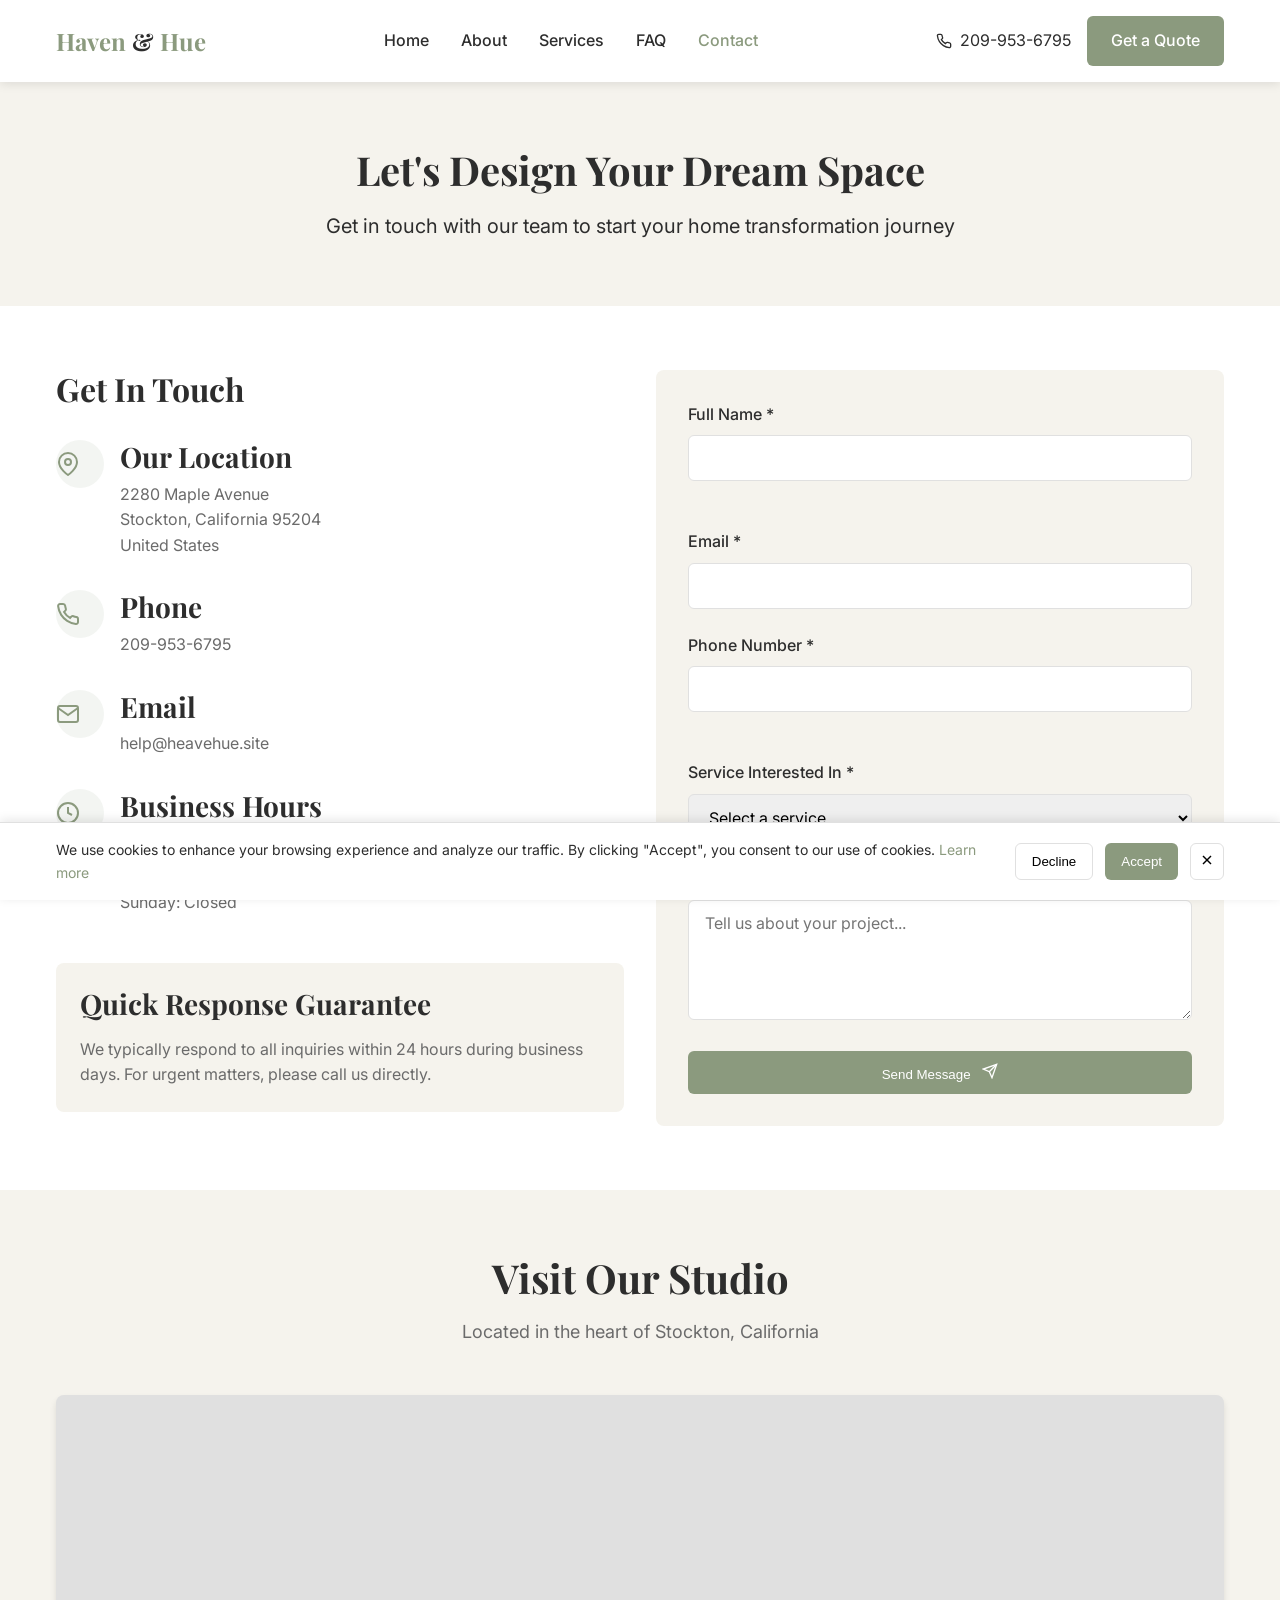
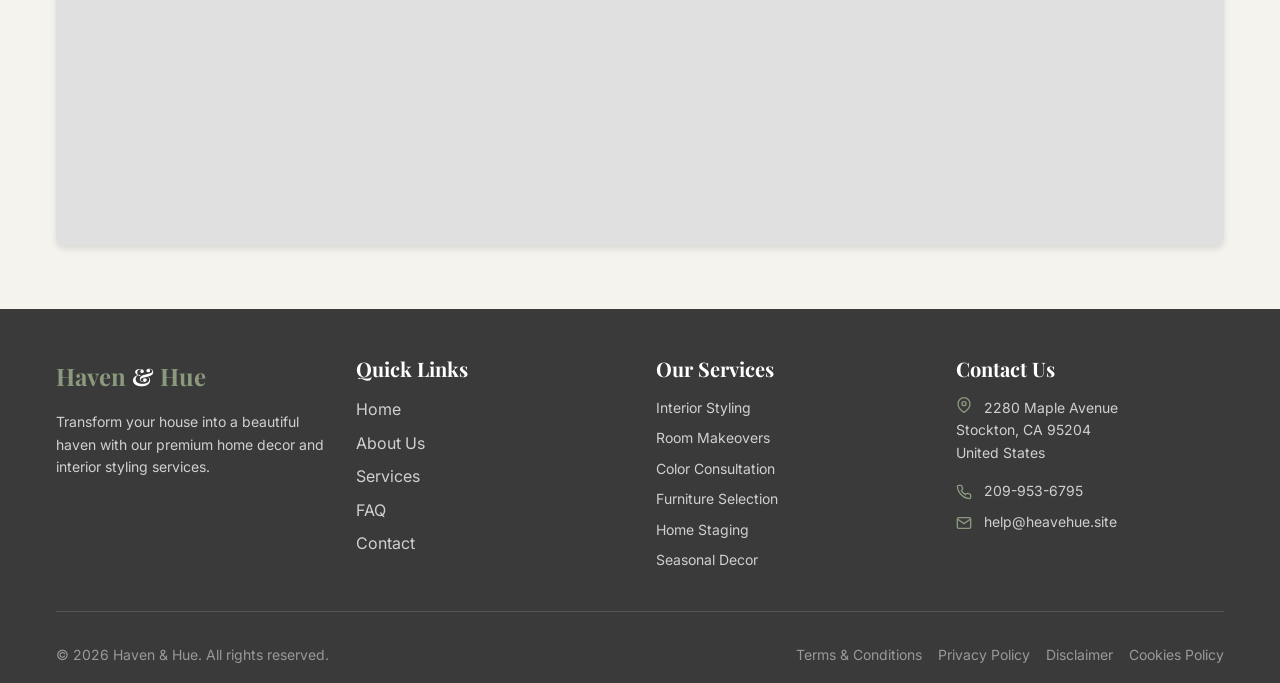
<file: contact.html>
<!DOCTYPE html>
<html lang="en">
<head>
  <meta charset="UTF-8">
  <meta name="viewport" content="width=device-width, initial-scale=1.0">
  <meta name="description" content="Contact Haven & Hue for professional interior design and home decor services in Stockton, CA. Book your free consultation today.">
  <title>Contact Us - Haven & Hue | Stockton, CA</title>
  
  <!-- Fonts -->
  <link rel="preconnect" href="https://fonts.googleapis.com">
  <link rel="preconnect" href="https://fonts.gstatic.com" crossorigin>
  <link href="https://fonts.googleapis.com/css2?family=Playfair+Display:wght@400;500;600;700&family=Inter:wght@300;400;500;600;700&display=swap" rel="stylesheet">
  
  <!-- Styles -->
  <link rel="stylesheet" href="css/main.css">
</head>
<body>
  <!-- Header -->
  <header class="header">
    <div class="container">
      <a href="index.html" class="logo">
        <span class="primary-text">Haven</span>
        <span> & </span>
        <span class="primary-text">Hue</span>
      </a>

      <nav class="nav">
        <a href="index.html">Home</a>
        <a href="about.html">About</a>
        <a href="services.html">Services</a>
        <a href="faq.html">FAQ</a>
        <a href="contact.html">Contact</a>
      </nav>

      <div class="header-cta">
        <a href="tel:209-953-6795" class="phone-link">
          <svg xmlns="http://www.w3.org/2000/svg" width="16" height="16" viewBox="0 0 24 24" fill="none" stroke="currentColor" stroke-width="2"><path d="M22 16.92v3a2 2 0 0 1-2.18 2 19.79 19.79 0 0 1-8.63-3.07 19.5 19.5 0 0 1-6-6 19.79 19.79 0 0 1-3.07-8.67A2 2 0 0 1 4.11 2h3a2 2 0 0 1 2 1.72 12.84 12.84 0 0 0 .7 2.81 2 2 0 0 1-.45 2.11L8.09 9.91a16 16 0 0 0 6 6l1.27-1.27a2 2 0 0 1 2.11-.45 12.84 12.84 0 0 0 2.81.7A2 2 0 0 1 22 16.92z"></path></svg>
          <span>209-953-6795</span>
        </a>
        <a href="contact.html" class="btn btn-primary">Get a Quote</a>
      </div>

      <button class="mobile-menu-btn" id="mobileMenuBtn" onclick="toggleMobileMenu()">
        <span id="menuIcon">
          <svg xmlns="http://www.w3.org/2000/svg" width="24" height="24" viewBox="0 0 24 24" fill="none" stroke="currentColor" stroke-width="2">
            <line x1="3" y1="12" x2="21" y2="12"></line>
            <line x1="3" y1="6" x2="21" y2="6"></line>
            <line x1="3" y1="18" x2="21" y2="18"></line>
          </svg>
        </span>
      </button>
    </div>

    <nav class="mobile-nav" id="mobileNav">
      <div class="container">
        <a href="index.html">Home</a>
        <a href="about.html">About</a>
        <a href="services.html">Services</a>
        <a href="faq.html">FAQ</a>
        <a href="contact.html">Contact</a>
        <a href="tel:209-953-6795" class="phone-link">
          <svg xmlns="http://www.w3.org/2000/svg" width="16" height="16" viewBox="0 0 24 24" fill="none" stroke="currentColor" stroke-width="2"><path d="M22 16.92v3a2 2 0 0 1-2.18 2 19.79 19.79 0 0 1-8.63-3.07 19.5 19.5 0 0 1-6-6 19.79 19.79 0 0 1-3.07-8.67A2 2 0 0 1 4.11 2h3a2 2 0 0 1 2 1.72 12.84 12.84 0 0 0 .7 2.81 2 2 0 0 1-.45 2.11L8.09 9.91a16 16 0 0 0 6 6l1.27-1.27a2 2 0 0 1 2.11-.45 12.84 12.84 0 0 0 2.81.7A2 2 0 0 1 22 16.92z"></path></svg>
          <span>209-953-6795</span>
        </a>
        <a href="contact.html" class="btn btn-primary" style="margin-top: 1rem;">Get a Quote</a>
      </div>
    </nav>
  </header>

  <!-- Main Content -->
  <main>
    <!-- Hero Section -->
    <section class="section section-bg" style="padding: 4rem 0;">
      <div class="container text-center">
        <h1>Let's Design Your Dream Space</h1>
        <p style="font-size: 1.25rem; max-width: 700px; margin: 0 auto;">Get in touch with our team to start your home transformation journey</p>
      </div>
    </section>

    <!-- Contact Section -->
    <section class="section">
      <div class="container">
        <div class="grid grid-2" style="align-items: start;">
          <!-- Contact Information -->
          <div>
            <h2 style="margin-bottom: 2rem;">Get In Touch</h2>

            <div style="margin-bottom: 3rem;">
              <!-- Location -->
              <div style="display: flex; gap: 1rem; margin-bottom: 2rem;">
                <div style="flex-shrink: 0; width: 3rem; height: 3rem; background-color: rgba(139, 154, 126, 0.1); border-radius: 50%; display: flex; align-items: center; justify-center;">
                  <svg xmlns="http://www.w3.org/2000/svg" width="24" height="24" viewBox="0 0 24 24" fill="none" stroke="currentColor" stroke-width="2" style="color: var(--color-primary);"><path d="M21 10c0 7-9 13-9 13s-9-6-9-13a9 9 0 0 1 18 0z"></path><circle cx="12" cy="10" r="3"></circle></svg>
                </div>
                <div>
                  <h3 style="margin-bottom: 0.5rem;">Our Location</h3>
                  <p class="text-muted">
                    2280 Maple Avenue<br>
                    Stockton, California 95204<br>
                    United States
                  </p>
                </div>
              </div>

              <!-- Phone -->
              <div style="display: flex; gap: 1rem; margin-bottom: 2rem;">
                <div style="flex-shrink: 0; width: 3rem; height: 3rem; background-color: rgba(139, 154, 126, 0.1); border-radius: 50%; display: flex; align-items: center; justify-center;">
                  <svg xmlns="http://www.w3.org/2000/svg" width="24" height="24" viewBox="0 0 24 24" fill="none" stroke="currentColor" stroke-width="2" style="color: var(--color-primary);"><path d="M22 16.92v3a2 2 0 0 1-2.18 2 19.79 19.79 0 0 1-8.63-3.07 19.5 19.5 0 0 1-6-6 19.79 19.79 0 0 1-3.07-8.67A2 2 0 0 1 4.11 2h3a2 2 0 0 1 2 1.72 12.84 12.84 0 0 0 .7 2.81 2 2 0 0 1-.45 2.11L8.09 9.91a16 16 0 0 0 6 6l1.27-1.27a2 2 0 0 1 2.11-.45 12.84 12.84 0 0 0 2.81.7A2 2 0 0 1 22 16.92z"></path></svg>
                </div>
                <div>
                  <h3 style="margin-bottom: 0.5rem;">Phone</h3>
                  <a href="tel:209-953-6795" class="text-muted" style="display: block;">209-953-6795</a>
                </div>
              </div>

              <!-- Email -->
              <div style="display: flex; gap: 1rem; margin-bottom: 2rem;">
                <div style="flex-shrink: 0; width: 3rem; height: 3rem; background-color: rgba(139, 154, 126, 0.1); border-radius: 50%; display: flex; align-items: center; justify-center;">
                  <svg xmlns="http://www.w3.org/2000/svg" width="24" height="24" viewBox="0 0 24 24" fill="none" stroke="currentColor" stroke-width="2" style="color: var(--color-primary);"><path d="M4 4h16c1.1 0 2 .9 2 2v12c0 1.1-.9 2-2 2H4c-1.1 0-2-.9-2-2V6c0-1.1.9-2 2-2z"></path><polyline points="22,6 12,13 2,6"></polyline></svg>
                </div>
                <div>
                  <h3 style="margin-bottom: 0.5rem;">Email</h3>
                  <a href="mailto:help@heavehue.site" class="text-muted" style="display: block;">help@heavehue.site</a>
                </div>
              </div>

              <!-- Business Hours -->
              <div style="display: flex; gap: 1rem;">
                <div style="flex-shrink: 0; width: 3rem; height: 3rem; background-color: rgba(139, 154, 126, 0.1); border-radius: 50%; display: flex; align-items: center; justify-center;">
                  <svg xmlns="http://www.w3.org/2000/svg" width="24" height="24" viewBox="0 0 24 24" fill="none" stroke="currentColor" stroke-width="2" style="color: var(--color-primary);"><circle cx="12" cy="12" r="10"></circle><polyline points="12 6 12 12 16 14"></polyline></svg>
                </div>
                <div>
                  <h3 style="margin-bottom: 0.5rem;">Business Hours</h3>
                  <div class="text-muted">
                    <p style="margin-bottom: 0.25rem;">Monday - Friday: 9:00 AM - 6:00 PM</p>
                    <p style="margin-bottom: 0.25rem;">Saturday: 10:00 AM - 4:00 PM</p>
                    <p>Sunday: Closed</p>
                  </div>
                </div>
              </div>
            </div>

            <div class="form" style="padding: 1.5rem;">
              <h3 style="margin-bottom: 1rem;">Quick Response Guarantee</h3>
              <p class="text-muted">We typically respond to all inquiries within 24 hours during business days. For urgent matters, please call us directly.</p>
            </div>
          </div>

          <!-- Contact Form -->
          <div>
            <form class="form" onsubmit="return handleContactForm(event)">
              <div id="successMessage" class="success-message" style="display: none;">
                Thank you! Your message has been sent successfully. We'll get back to you soon.
              </div>

              <div class="form-row">
                <div class="form-group">
                  <label for="name" class="form-label">Full Name *</label>
                  <input type="text" id="name" name="name" class="form-input" required>
                </div>
                <div class="form-group">
                  <label for="email" class="form-label">Email *</label>
                  <input type="email" id="email" name="email" class="form-input" required>
                </div>
              </div>

              <div class="form-row">
                <div class="form-group">
                  <label for="phone" class="form-label">Phone Number *</label>
                  <input type="tel" id="phone" name="phone" class="form-input" required>
                </div>
                <div class="form-group">
                  <label for="service" class="form-label">Service Interested In *</label>
                  <select id="service" name="service" class="form-select" required>
                    <option value="">Select a service</option>
                    <option value="Interior Styling">Interior Styling</option>
                    <option value="Room Makeovers">Room Makeovers</option>
                    <option value="Color Consultation">Color Consultation</option>
                    <option value="Furniture & Decor Selection">Furniture & Decor Selection</option>
                    <option value="Home Staging">Home Staging</option>
                    <option value="Seasonal Decor Styling">Seasonal Decor Styling</option>
                    <option value="Not Sure">Not Sure</option>
                  </select>
                </div>
              </div>

              <div class="form-group">
                <label for="message" class="form-label">Message *</label>
                <textarea id="message" name="message" class="form-textarea" placeholder="Tell us about your project..." required></textarea>
              </div>

              <button type="submit" class="btn btn-primary" style="width: 100%;">
                Send Message
                <svg xmlns="http://www.w3.org/2000/svg" width="16" height="16" viewBox="0 0 24 24" fill="none" stroke="currentColor" stroke-width="2" style="display: inline-block; margin-left: 0.5rem;"><line x1="22" y1="2" x2="11" y2="13"></line><polygon points="22 2 15 22 11 13 2 9 22 2"></polygon></svg>
              </button>
            </form>
          </div>
        </div>
      </div>
    </section>

    <!-- Map Section -->
    <section class="section section-bg">
      <div class="container">
        <div class="section-title">
          <h2>Visit Our Studio</h2>
          <p>Located in the heart of Stockton, California</p>
        </div>

        <div class="rounded shadow" style="height: 450px; background-color: #e0e0e0; display: flex; align-items: center; justify-center;">
          <!-- Google Maps Embed -->
          <iframe 
            src="https://www.google.com/maps/embed?pb=!1m18!1m12!1m3!1d3145.123456789!2d-121.2944!3d37.9577!2m3!1f0!2f0!3f0!3m2!1i1024!2i768!4f13.1!3m3!1m2!1s0x0%3A0x0!2zMzfCsDU3JzI3LjciTiAxMjHCsDE3JzM5LjgiVw!5e0!3m2!1sen!2sus!4v1234567890"
            width="100%" 
            height="450" 
            style="border:0; border-radius: 0.5rem;" 
            allowfullscreen="" 
            loading="lazy">
          </iframe>
        </div>
      </div>
    </section>
  </main>

  <!-- Footer -->
  <footer class="footer">
    <div class="container">
      <div class="footer-grid">
        <div>
          <div class="logo" style="margin-bottom: 1rem;">
            <span class="primary-text">Haven</span>
            <span> & </span>
            <span class="primary-text">Hue</span>
          </div>
          <p style="color: #d0d0d0; font-size: 0.875rem;">Transform your house into a beautiful haven with our premium home decor and interior styling services.</p>
        </div>

        <div>
          <h3>Quick Links</h3>
          <ul>
            <li><a href="index.html">Home</a></li>
            <li><a href="about.html">About Us</a></li>
            <li><a href="services.html">Services</a></li>
            <li><a href="faq.html">FAQ</a></li>
            <li><a href="contact.html">Contact</a></li>
          </ul>
        </div>

        <div>
          <h3>Our Services</h3>
          <ul style="color: #d0d0d0; font-size: 0.875rem;">
            <li>Interior Styling</li>
            <li>Room Makeovers</li>
            <li>Color Consultation</li>
            <li>Furniture Selection</li>
            <li>Home Staging</li>
            <li>Seasonal Decor</li>
          </ul>
        </div>

        <div>
          <h3>Contact Us</h3>
          <ul style="font-size: 0.875rem;">
            <li style="color: #d0d0d0; margin-bottom: 1rem;">
              <svg xmlns="http://www.w3.org/2000/svg" width="16" height="16" viewBox="0 0 24 24" fill="none" stroke="currentColor" stroke-width="2" style="display: inline-block; vertical-align: top; color: var(--color-primary); margin-right: 0.5rem;"><path d="M21 10c0 7-9 13-9 13s-9-6-9-13a9 9 0 0 1 18 0z"></path><circle cx="12" cy="10" r="3"></circle></svg>
              2280 Maple Avenue<br>
              Stockton, CA 95204<br>
              United States
            </li>
            <li><a href="tel:209-953-6795">
              <svg xmlns="http://www.w3.org/2000/svg" width="16" height="16" viewBox="0 0 24 24" fill="none" stroke="currentColor" stroke-width="2" style="display: inline-block; vertical-align: middle; color: var(--color-primary); margin-right: 0.5rem;"><path d="M22 16.92v3a2 2 0 0 1-2.18 2 19.79 19.79 0 0 1-8.63-3.07 19.5 19.5 0 0 1-6-6 19.79 19.79 0 0 1-3.07-8.67A2 2 0 0 1 4.11 2h3a2 2 0 0 1 2 1.72 12.84 12.84 0 0 0 .7 2.81 2 2 0 0 1-.45 2.11L8.09 9.91a16 16 0 0 0 6 6l1.27-1.27a2 2 0 0 1 2.11-.45 12.84 12.84 0 0 0 2.81.7A2 2 0 0 1 22 16.92z"></path></svg>
              209-953-6795
            </a></li>
            <li><a href="mailto:help@heavehue.site">
              <svg xmlns="http://www.w3.org/2000/svg" width="16" height="16" viewBox="0 0 24 24" fill="none" stroke="currentColor" stroke-width="2" style="display: inline-block; vertical-align: middle; color: var(--color-primary); margin-right: 0.5rem;"><path d="M4 4h16c1.1 0 2 .9 2 2v12c0 1.1-.9 2-2 2H4c-1.1 0-2-.9-2-2V6c0-1.1.9-2 2-2z"></path><polyline points="22,6 12,13 2,6"></polyline></svg>
              help@heavehue.site
            </a></li>
          </ul>
        </div>
      </div>

      <div class="footer-bottom">
        <p style="color: #999; font-size: 0.875rem;">© <span class="copyright-year">2026</span> Haven & Hue. All rights reserved.</p>
        <div class="footer-links">
          <a href="terms.html" style="color: #999; font-size: 0.875rem;">Terms & Conditions</a>
          <a href="privacy.html" style="color: #999; font-size: 0.875rem;">Privacy Policy</a>
          <a href="disclaimer.html" style="color: #999; font-size: 0.875rem;">Disclaimer</a>
          <a href="cookies.html" style="color: #999; font-size: 0.875rem;">Cookies Policy</a>
        </div>
      </div>
    </div>
  </footer>

  <!-- Cookie Consent -->
  <div class="cookie-consent" id="cookieConsent">
    <div class="container">
      <div class="cookie-content">
        <div style="flex: 1;">
          <p style="font-size: 0.875rem;">We use cookies to enhance your browsing experience and analyze our traffic. By clicking "Accept", you consent to our use of cookies. <a href="cookies.html" class="text-primary">Learn more</a></p>
        </div>
        <div class="cookie-buttons">
          <button onclick="declineCookies()" class="btn-outline">Decline</button>
          <button onclick="acceptCookies()" class="btn btn-primary" style="padding: 0.5rem 1rem;">Accept</button>
          <button onclick="declineCookies()" class="btn-outline" style="padding: 0.5rem;">
            <svg xmlns="http://www.w3.org/2000/svg" width="16" height="16" viewBox="0 0 24 24" fill="none" stroke="currentColor" stroke-width="2"><line x1="18" y1="6" x2="6" y2="18"></line><line x1="6" y1="6" x2="18" y2="18"></line></svg>
          </button>
        </div>
      </div>
    </div>
  </div>

  <!-- Scripts -->
  <script src="js/main.js"></script>
</body>
</html>
</file>
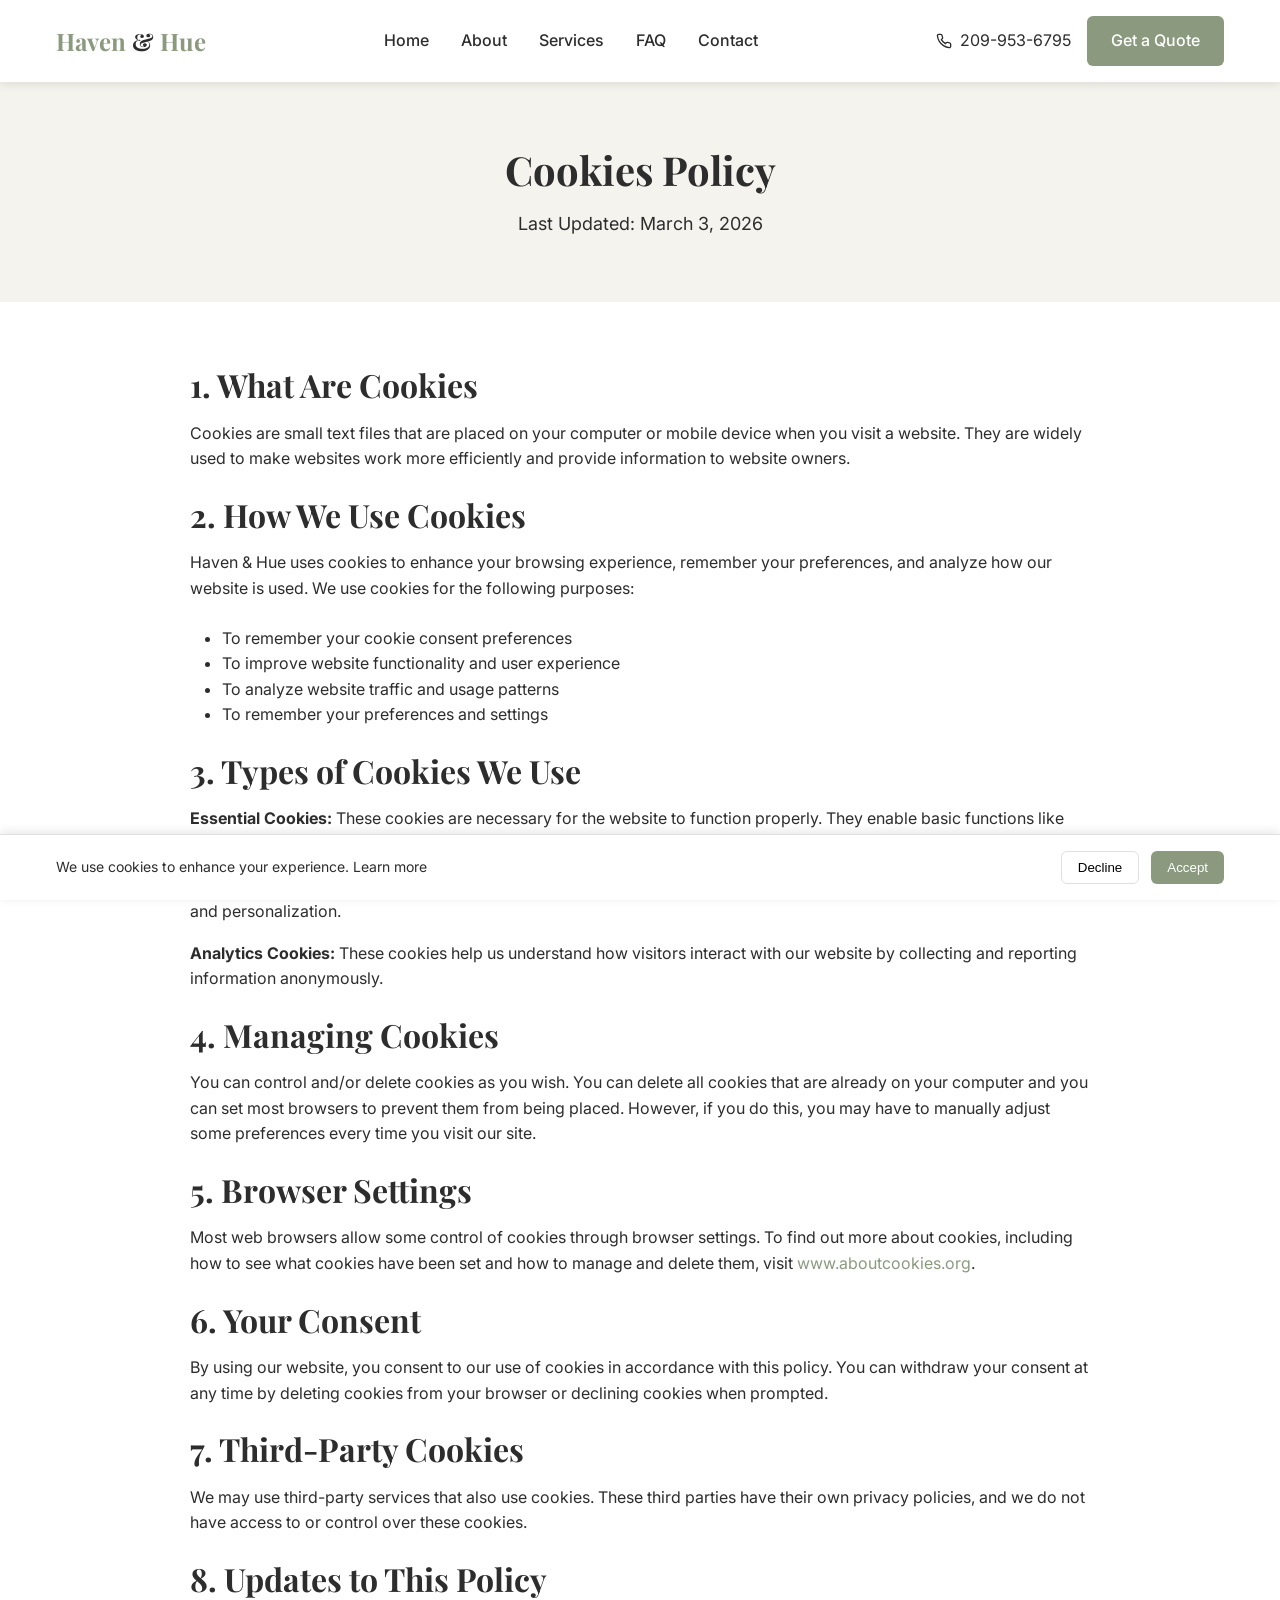
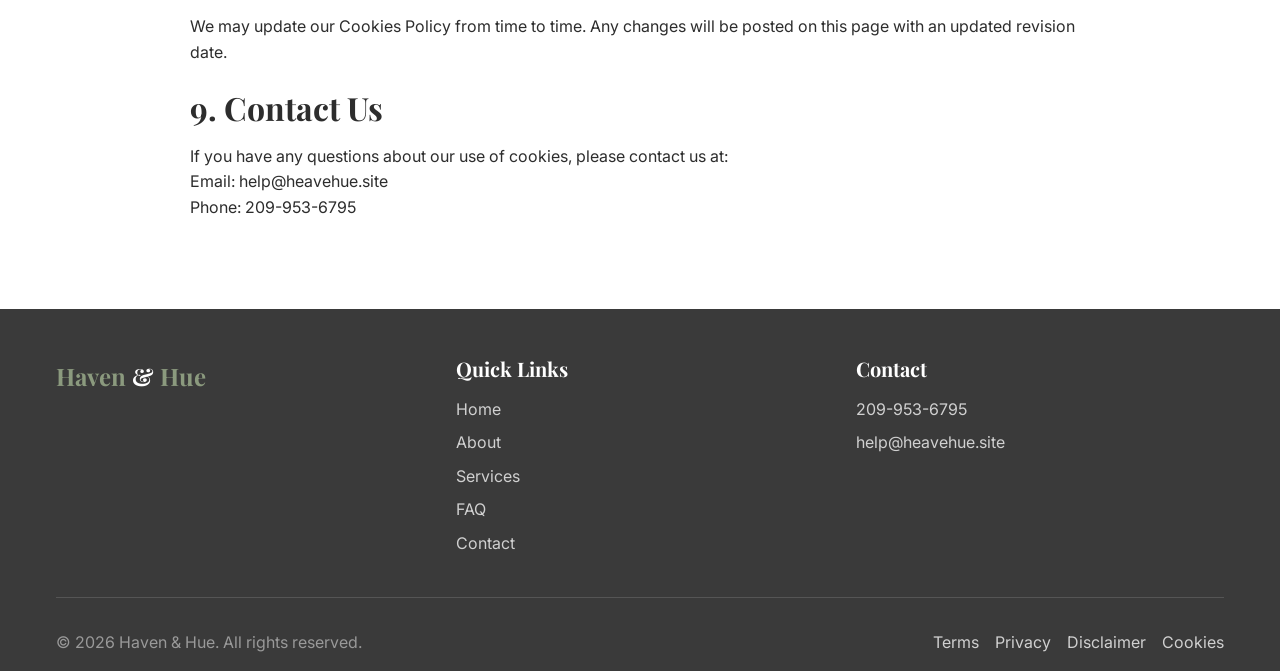
<file: cookies.html>
<!DOCTYPE html>
<html lang="en">
<head>
<meta charset="UTF-8">
<meta name="viewport" content="width=device-width, initial-scale=1.0">
<title>Cookies Policy - Haven & Hue | Stockton, CA</title>
<link href="https://fonts.googleapis.com/css2?family=Playfair+Display:wght@400;500;600;700&family=Inter:wght@300;400;500;600;700&display=swap" rel="stylesheet">
<link rel="stylesheet" href="css/main.css">
</head>
<body>
<header class="header"><div class="container"><a href="index.html" class="logo"><span class="primary-text">Haven</span><span> & </span><span class="primary-text">Hue</span></a><nav class="nav"><a href="index.html">Home</a><a href="about.html">About</a><a href="services.html">Services</a><a href="faq.html">FAQ</a><a href="contact.html">Contact</a></nav><div class="header-cta"><a href="tel:209-953-6795" class="phone-link"><svg xmlns="http://www.w3.org/2000/svg" width="16" height="16" viewBox="0 0 24 24" fill="none" stroke="currentColor" stroke-width="2"><path d="M22 16.92v3a2 2 0 0 1-2.18 2 19.79 19.79 0 0 1-8.63-3.07 19.5 19.5 0 0 1-6-6 19.79 19.79 0 0 1-3.07-8.67A2 2 0 0 1 4.11 2h3a2 2 0 0 1 2 1.72 12.84 12.84 0 0 0 .7 2.81 2 2 0 0 1-.45 2.11L8.09 9.91a16 16 0 0 0 6 6l1.27-1.27a2 2 0 0 1 2.11-.45 12.84 12.84 0 0 0 2.81.7A2 2 0 0 1 22 16.92z"></path></svg><span>209-953-6795</span></a><a href="contact.html" class="btn btn-primary">Get a Quote</a></div><button class="mobile-menu-btn" id="mobileMenuBtn" onclick="toggleMobileMenu()"><span id="menuIcon"><svg xmlns="http://www.w3.org/2000/svg" width="24" height="24" viewBox="0 0 24 24" fill="none" stroke="currentColor" stroke-width="2"><line x1="3" y1="12" x2="21" y2="12"></line><line x1="3" y1="6" x2="21" y2="6"></line><line x1="3" y1="18" x2="21" y2="18"></line></svg></span></button></div><nav class="mobile-nav" id="mobileNav"><div class="container"><a href="index.html">Home</a><a href="about.html">About</a><a href="services.html">Services</a><a href="faq.html">FAQ</a><a href="contact.html">Contact</a></div></nav></header>
<main>
<section class="section section-bg" style="padding: 4rem 0;"><div class="container text-center"><h1>Cookies Policy</h1><p style="font-size: 1.125rem;">Last Updated: March 3, 2026</p></div></section>
<section class="section"><div class="container"><div style="max-width: 900px; margin: 0 auto;">
<h2>1. What Are Cookies</h2>
<p class="mb-3">Cookies are small text files that are placed on your computer or mobile device when you visit a website. They are widely used to make websites work more efficiently and provide information to website owners.</p>

<h2>2. How We Use Cookies</h2>
<p class="mb-3">Haven & Hue uses cookies to enhance your browsing experience, remember your preferences, and analyze how our website is used. We use cookies for the following purposes:</p>
<ul style="margin-bottom: 1.5rem; margin-left: 2rem;">
<li>To remember your cookie consent preferences</li>
<li>To improve website functionality and user experience</li>
<li>To analyze website traffic and usage patterns</li>
<li>To remember your preferences and settings</li>
</ul>

<h2>3. Types of Cookies We Use</h2>
<p class="mb-2"><strong>Essential Cookies:</strong> These cookies are necessary for the website to function properly. They enable basic functions like page navigation and access to secure areas.</p>
<p class="mb-2"><strong>Functional Cookies:</strong> These cookies enable the website to remember choices you make and provide enhanced features and personalization.</p>
<p class="mb-3"><strong>Analytics Cookies:</strong> These cookies help us understand how visitors interact with our website by collecting and reporting information anonymously.</p>

<h2>4. Managing Cookies</h2>
<p class="mb-3">You can control and/or delete cookies as you wish. You can delete all cookies that are already on your computer and you can set most browsers to prevent them from being placed. However, if you do this, you may have to manually adjust some preferences every time you visit our site.</p>

<h2>5. Browser Settings</h2>
<p class="mb-3">Most web browsers allow some control of cookies through browser settings. To find out more about cookies, including how to see what cookies have been set and how to manage and delete them, visit <a href="https://www.aboutcookies.org" target="_blank" class="text-primary">www.aboutcookies.org</a>.</p>

<h2>6. Your Consent</h2>
<p class="mb-3">By using our website, you consent to our use of cookies in accordance with this policy. You can withdraw your consent at any time by deleting cookies from your browser or declining cookies when prompted.</p>

<h2>7. Third-Party Cookies</h2>
<p class="mb-3">We may use third-party services that also use cookies. These third parties have their own privacy policies, and we do not have access to or control over these cookies.</p>

<h2>8. Updates to This Policy</h2>
<p class="mb-3">We may update our Cookies Policy from time to time. Any changes will be posted on this page with an updated revision date.</p>

<h2>9. Contact Us</h2>
<p class="mb-3">If you have any questions about our use of cookies, please contact us at:<br>Email: help@heavehue.site<br>Phone: 209-953-6795</p>
</div></div></section>
</main>
<footer class="footer"><div class="container"><div class="footer-grid"><div><div class="logo" style="margin-bottom: 1rem;"><span class="primary-text">Haven</span><span> & </span><span class="primary-text">Hue</span></div></div><div><h3>Quick Links</h3><ul><li><a href="index.html">Home</a></li><li><a href="about.html">About</a></li><li><a href="services.html">Services</a></li><li><a href="faq.html">FAQ</a></li><li><a href="contact.html">Contact</a></li></ul></div><div><h3>Contact</h3><ul><li><a href="tel:209-953-6795">209-953-6795</a></li><li><a href="mailto:help@heavehue.site">help@heavehue.site</a></li></ul></div></div><div class="footer-bottom"><p style="color: #999;">© <span class="copyright-year">2026</span> Haven & Hue. All rights reserved.</p><div class="footer-links"><a href="terms.html">Terms</a><a href="privacy.html">Privacy</a><a href="disclaimer.html">Disclaimer</a><a href="cookies.html">Cookies</a></div></div></div></footer>
<div class="cookie-consent" id="cookieConsent"><div class="container"><div class="cookie-content"><div style="flex: 1;"><p style="font-size: 0.875rem;">We use cookies to enhance your experience. <a href="cookies.html">Learn more</a></p></div><div class="cookie-buttons"><button onclick="declineCookies()" class="btn-outline">Decline</button><button onclick="acceptCookies()" class="btn btn-primary" style="padding: 0.5rem 1rem;">Accept</button></div></div></div></div>
<script src="js/main.js"></script>
</body>
</html>
</file>
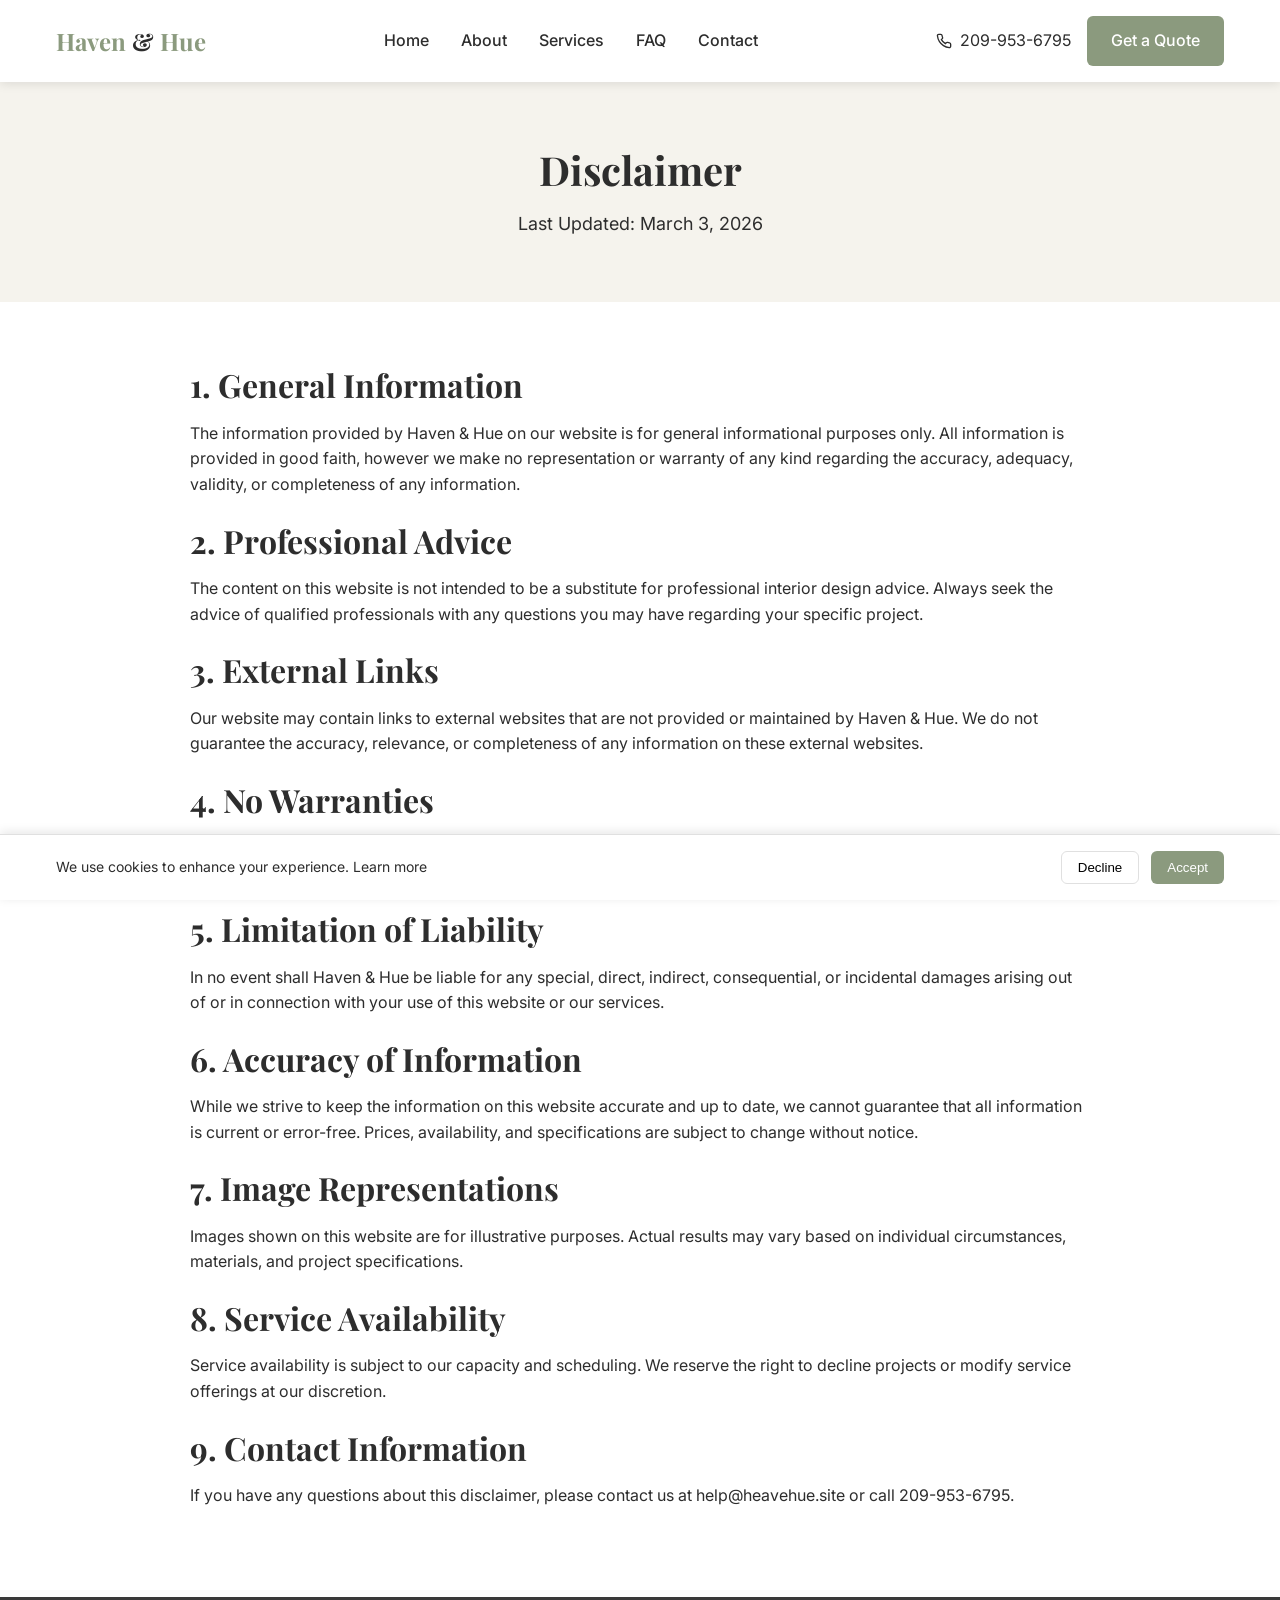
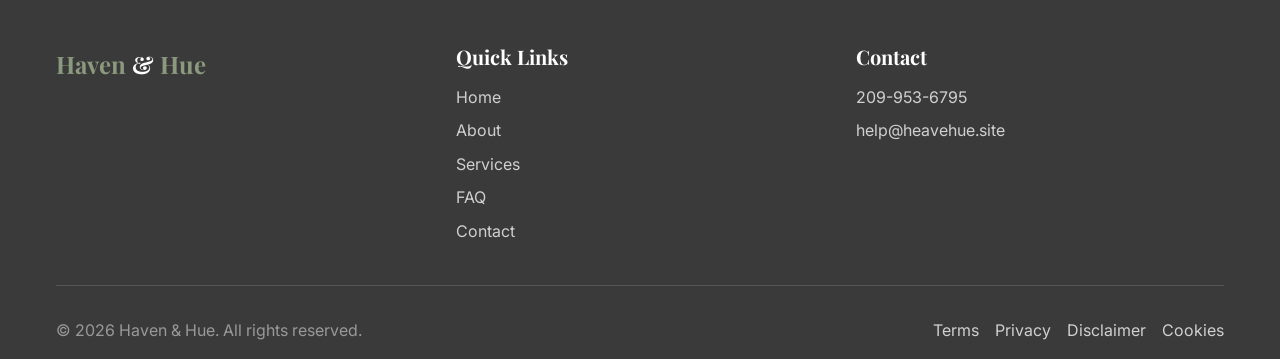
<file: disclaimer.html>
<!DOCTYPE html>
<html lang="en">
<head>
<meta charset="UTF-8">
<meta name="viewport" content="width=device-width, initial-scale=1.0">
<title>Disclaimer - Haven & Hue | Stockton, CA</title>
<link href="https://fonts.googleapis.com/css2?family=Playfair+Display:wght@400;500;600;700&family=Inter:wght@300;400;500;600;700&display=swap" rel="stylesheet">
<link rel="stylesheet" href="css/main.css">
</head>
<body>
<header class="header"><div class="container"><a href="index.html" class="logo"><span class="primary-text">Haven</span><span> & </span><span class="primary-text">Hue</span></a><nav class="nav"><a href="index.html">Home</a><a href="about.html">About</a><a href="services.html">Services</a><a href="faq.html">FAQ</a><a href="contact.html">Contact</a></nav><div class="header-cta"><a href="tel:209-953-6795" class="phone-link"><svg xmlns="http://www.w3.org/2000/svg" width="16" height="16" viewBox="0 0 24 24" fill="none" stroke="currentColor" stroke-width="2"><path d="M22 16.92v3a2 2 0 0 1-2.18 2 19.79 19.79 0 0 1-8.63-3.07 19.5 19.5 0 0 1-6-6 19.79 19.79 0 0 1-3.07-8.67A2 2 0 0 1 4.11 2h3a2 2 0 0 1 2 1.72 12.84 12.84 0 0 0 .7 2.81 2 2 0 0 1-.45 2.11L8.09 9.91a16 16 0 0 0 6 6l1.27-1.27a2 2 0 0 1 2.11-.45 12.84 12.84 0 0 0 2.81.7A2 2 0 0 1 22 16.92z"></path></svg><span>209-953-6795</span></a><a href="contact.html" class="btn btn-primary">Get a Quote</a></div><button class="mobile-menu-btn" id="mobileMenuBtn" onclick="toggleMobileMenu()"><span id="menuIcon"><svg xmlns="http://www.w3.org/2000/svg" width="24" height="24" viewBox="0 0 24 24" fill="none" stroke="currentColor" stroke-width="2"><line x1="3" y1="12" x2="21" y2="12"></line><line x1="3" y1="6" x2="21" y2="6"></line><line x1="3" y1="18" x2="21" y2="18"></line></svg></span></button></div><nav class="mobile-nav" id="mobileNav"><div class="container"><a href="index.html">Home</a><a href="about.html">About</a><a href="services.html">Services</a><a href="faq.html">FAQ</a><a href="contact.html">Contact</a></div></nav></header>
<main>
<section class="section section-bg" style="padding: 4rem 0;"><div class="container text-center"><h1>Disclaimer</h1><p style="font-size: 1.125rem;">Last Updated: March 3, 2026</p></div></section>
<section class="section"><div class="container"><div style="max-width: 900px; margin: 0 auto;">
<h2>1. General Information</h2>
<p class="mb-3">The information provided by Haven & Hue on our website is for general informational purposes only. All information is provided in good faith, however we make no representation or warranty of any kind regarding the accuracy, adequacy, validity, or completeness of any information.</p>

<h2>2. Professional Advice</h2>
<p class="mb-3">The content on this website is not intended to be a substitute for professional interior design advice. Always seek the advice of qualified professionals with any questions you may have regarding your specific project.</p>

<h2>3. External Links</h2>
<p class="mb-3">Our website may contain links to external websites that are not provided or maintained by Haven & Hue. We do not guarantee the accuracy, relevance, or completeness of any information on these external websites.</p>

<h2>4. No Warranties</h2>
<p class="mb-3">This website is provided "as is" without any representations or warranties, express or implied. Haven & Hue makes no representations or warranties regarding this website or the information and materials provided.</p>

<h2>5. Limitation of Liability</h2>
<p class="mb-3">In no event shall Haven & Hue be liable for any special, direct, indirect, consequential, or incidental damages arising out of or in connection with your use of this website or our services.</p>

<h2>6. Accuracy of Information</h2>
<p class="mb-3">While we strive to keep the information on this website accurate and up to date, we cannot guarantee that all information is current or error-free. Prices, availability, and specifications are subject to change without notice.</p>

<h2>7. Image Representations</h2>
<p class="mb-3">Images shown on this website are for illustrative purposes. Actual results may vary based on individual circumstances, materials, and project specifications.</p>

<h2>8. Service Availability</h2>
<p class="mb-3">Service availability is subject to our capacity and scheduling. We reserve the right to decline projects or modify service offerings at our discretion.</p>

<h2>9. Contact Information</h2>
<p class="mb-3">If you have any questions about this disclaimer, please contact us at help@heavehue.site or call 209-953-6795.</p>
</div></div></section>
</main>
<footer class="footer"><div class="container"><div class="footer-grid"><div><div class="logo" style="margin-bottom: 1rem;"><span class="primary-text">Haven</span><span> & </span><span class="primary-text">Hue</span></div></div><div><h3>Quick Links</h3><ul><li><a href="index.html">Home</a></li><li><a href="about.html">About</a></li><li><a href="services.html">Services</a></li><li><a href="faq.html">FAQ</a></li><li><a href="contact.html">Contact</a></li></ul></div><div><h3>Contact</h3><ul><li><a href="tel:209-953-6795">209-953-6795</a></li><li><a href="mailto:help@heavehue.site">help@heavehue.site</a></li></ul></div></div><div class="footer-bottom"><p style="color: #999;">© <span class="copyright-year">2026</span> Haven & Hue. All rights reserved.</p><div class="footer-links"><a href="terms.html">Terms</a><a href="privacy.html">Privacy</a><a href="disclaimer.html">Disclaimer</a><a href="cookies.html">Cookies</a></div></div></div></footer>
<div class="cookie-consent" id="cookieConsent"><div class="container"><div class="cookie-content"><div style="flex: 1;"><p style="font-size: 0.875rem;">We use cookies to enhance your experience. <a href="cookies.html">Learn more</a></p></div><div class="cookie-buttons"><button onclick="declineCookies()" class="btn-outline">Decline</button><button onclick="acceptCookies()" class="btn btn-primary" style="padding: 0.5rem 1rem;">Accept</button></div></div></div></div>
<script src="js/main.js"></script>
</body>
</html>
</file>
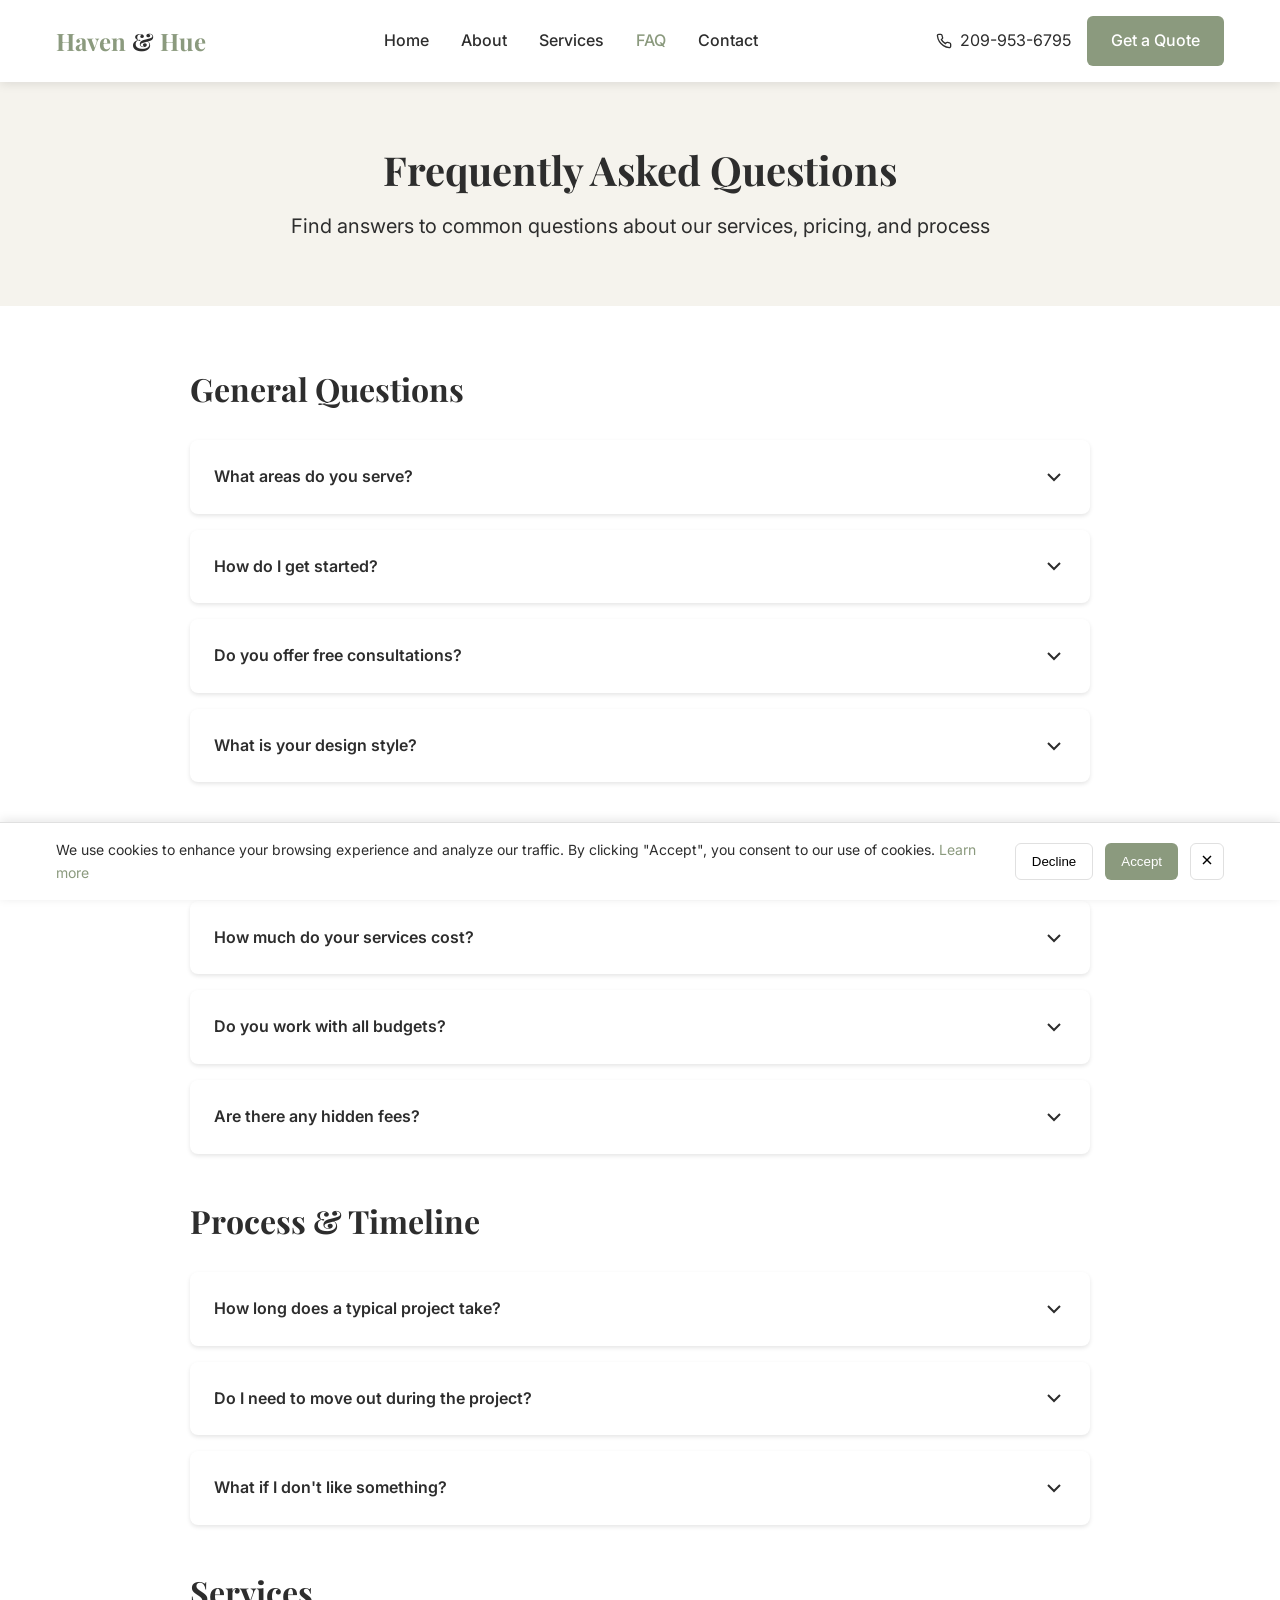
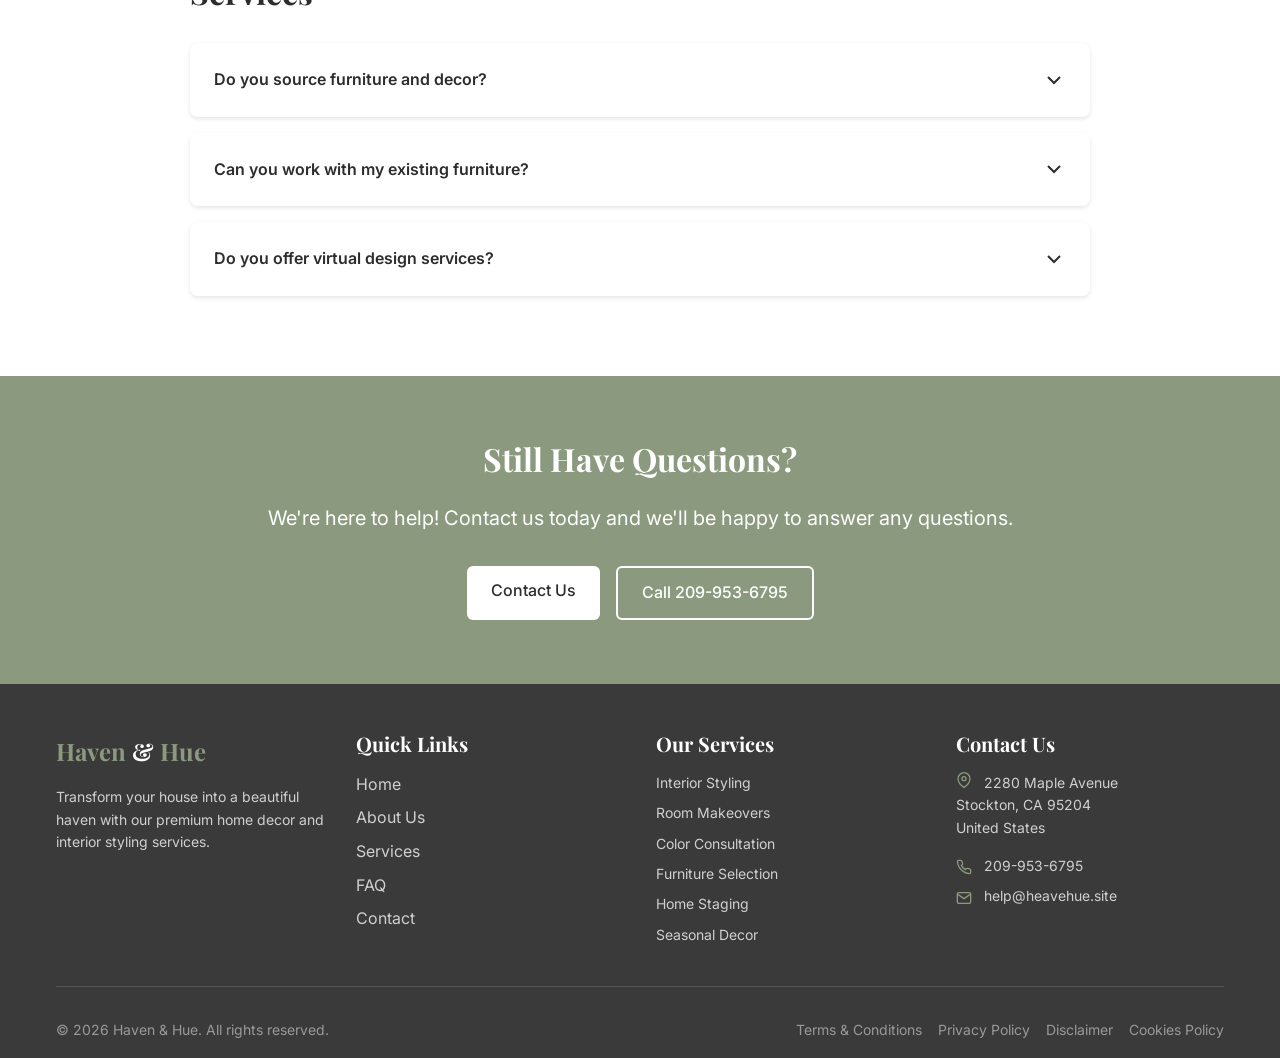
<file: faq.html>
<!DOCTYPE html>
<html lang="en">
<head>
  <meta charset="UTF-8">
  <meta name="viewport" content="width=device-width, initial-scale=1.0">
  <meta name="description" content="Frequently asked questions about Haven & Hue's interior design and home decor services in Stockton, CA.">
  <title>FAQ - Haven & Hue | Stockton, CA</title>
  
  <link rel="preconnect" href="https://fonts.googleapis.com">
  <link rel="preconnect" href="https://fonts.gstatic.com" crossorigin>
  <link href="https://fonts.googleapis.com/css2?family=Playfair+Display:wght@400;500;600;700&family=Inter:wght@300;400;500;600;700&display=swap" rel="stylesheet">
  <link rel="stylesheet" href="css/main.css">
  <style>
    .faq-item {
      background: white;
      border-radius: 0.5rem;
      margin-bottom: 1rem;
      box-shadow: 0 2px 4px rgba(0,0,0,0.1);
    }
    .faq-question {
      padding: 1.5rem;
      cursor: pointer;
      display: flex;
      justify-content: space-between;
      align-items: center;
      font-weight: 600;
      transition: background-color 0.3s;
    }
    .faq-question:hover {
      background-color: var(--color-secondary);
    }
    .faq-answer {
      padding: 0 1.5rem 1.5rem;
      display: none;
      color: var(--color-muted-foreground);
    }
    .faq-answer.show {
      display: block;
    }
    .faq-icon {
      transition: transform 0.3s;
    }
    .faq-icon.rotate {
      transform: rotate(180deg);
    }
  </style>
</head>
<body>
  <header class="header">
    <div class="container">
      <a href="index.html" class="logo">
        <span class="primary-text">Haven</span>
        <span> & </span>
        <span class="primary-text">Hue</span>
      </a>
      <nav class="nav">
        <a href="index.html">Home</a>
        <a href="about.html">About</a>
        <a href="services.html">Services</a>
        <a href="faq.html">FAQ</a>
        <a href="contact.html">Contact</a>
      </nav>
      <div class="header-cta">
        <a href="tel:209-953-6795" class="phone-link">
          <svg xmlns="http://www.w3.org/2000/svg" width="16" height="16" viewBox="0 0 24 24" fill="none" stroke="currentColor" stroke-width="2"><path d="M22 16.92v3a2 2 0 0 1-2.18 2 19.79 19.79 0 0 1-8.63-3.07 19.5 19.5 0 0 1-6-6 19.79 19.79 0 0 1-3.07-8.67A2 2 0 0 1 4.11 2h3a2 2 0 0 1 2 1.72 12.84 12.84 0 0 0 .7 2.81 2 2 0 0 1-.45 2.11L8.09 9.91a16 16 0 0 0 6 6l1.27-1.27a2 2 0 0 1 2.11-.45 12.84 12.84 0 0 0 2.81.7A2 2 0 0 1 22 16.92z"></path></svg>
          <span>209-953-6795</span>
        </a>
        <a href="contact.html" class="btn btn-primary">Get a Quote</a>
      </div>
      <button class="mobile-menu-btn" id="mobileMenuBtn" onclick="toggleMobileMenu()">
        <span id="menuIcon">
          <svg xmlns="http://www.w3.org/2000/svg" width="24" height="24" viewBox="0 0 24 24" fill="none" stroke="currentColor" stroke-width="2">
            <line x1="3" y1="12" x2="21" y2="12"></line>
            <line x1="3" y1="6" x2="21" y2="6"></line>
            <line x1="3" y1="18" x2="21" y2="18"></line>
          </svg>
        </span>
      </button>
    </div>
    <nav class="mobile-nav" id="mobileNav">
      <div class="container">
        <a href="index.html">Home</a>
        <a href="about.html">About</a>
        <a href="services.html">Services</a>
        <a href="faq.html">FAQ</a>
        <a href="contact.html">Contact</a>
        <a href="tel:209-953-6795" class="phone-link">
          <svg xmlns="http://www.w3.org/2000/svg" width="16" height="16" viewBox="0 0 24 24" fill="none" stroke="currentColor" stroke-width="2"><path d="M22 16.92v3a2 2 0 0 1-2.18 2 19.79 19.79 0 0 1-8.63-3.07 19.5 19.5 0 0 1-6-6 19.79 19.79 0 0 1-3.07-8.67A2 2 0 0 1 4.11 2h3a2 2 0 0 1 2 1.72 12.84 12.84 0 0 0 .7 2.81 2 2 0 0 1-.45 2.11L8.09 9.91a16 16 0 0 0 6 6l1.27-1.27a2 2 0 0 1 2.11-.45 12.84 12.84 0 0 0 2.81.7A2 2 0 0 1 22 16.92z"></path></svg>
          <span>209-953-6795</span>
        </a>
        <a href="contact.html" class="btn btn-primary" style="margin-top: 1rem;">Get a Quote</a>
      </div>
    </nav>
  </header>

  <main>
    <section class="section section-bg" style="padding: 4rem 0;">
      <div class="container text-center">
        <h1>Frequently Asked Questions</h1>
        <p style="font-size: 1.25rem; max-width: 700px; margin: 0 auto;">Find answers to common questions about our services, pricing, and process</p>
      </div>
    </section>

    <section class="section">
      <div class="container">
        <div style="max-width: 900px; margin: 0 auto;">
          <h2 style="margin-bottom: 2rem;">General Questions</h2>
          
          <div class="faq-item">
            <div class="faq-question" onclick="toggleFaq(this)">
              <span>What areas do you serve?</span>
              <svg class="faq-icon" xmlns="http://www.w3.org/2000/svg" width="24" height="24" viewBox="0 0 24 24" fill="none" stroke="currentColor" stroke-width="2"><polyline points="6 9 12 15 18 9"></polyline></svg>
            </div>
            <div class="faq-answer">
              <p>We proudly serve Stockton, California and the surrounding areas within a 50-mile radius, including Lodi, Manteca, Tracy, and Modesto. For projects outside this area, please contact us to discuss possibilities.</p>
            </div>
          </div>

          <div class="faq-item">
            <div class="faq-question" onclick="toggleFaq(this)">
              <span>How do I get started?</span>
              <svg class="faq-icon" xmlns="http://www.w3.org/2000/svg" width="24" height="24" viewBox="0 0 24 24" fill="none" stroke="currentColor" stroke-width="2"><polyline points="6 9 12 15 18 9"></polyline></svg>
            </div>
            <div class="faq-answer">
              <p>Simply contact us via phone, email, or our contact form to schedule a free consultation. We'll discuss your project, visit your space if needed, and provide a detailed proposal outlining our services and pricing.</p>
            </div>
          </div>

          <div class="faq-item">
            <div class="faq-question" onclick="toggleFaq(this)">
              <span>Do you offer free consultations?</span>
              <svg class="faq-icon" xmlns="http://www.w3.org/2000/svg" width="24" height="24" viewBox="0 0 24 24" fill="none" stroke="currentColor" stroke-width="2"><polyline points="6 9 12 15 18 9"></polyline></svg>
            </div>
            <div class="faq-answer">
              <p>Yes! We offer a complimentary initial consultation to discuss your project goals, assess your space, and determine how we can best help you. This allows us to provide an accurate proposal with no obligation.</p>
            </div>
          </div>

          <div class="faq-item">
            <div class="faq-question" onclick="toggleFaq(this)">
              <span>What is your design style?</span>
              <svg class="faq-icon" xmlns="http://www.w3.org/2000/svg" width="24" height="24" viewBox="0 0 24 24" fill="none" stroke="currentColor" stroke-width="2"><polyline points="6 9 12 15 18 9"></polyline></svg>
            </div>
            <div class="faq-answer">
              <p>We work in all design styles! Whether you prefer modern, traditional, transitional, coastal, farmhouse, or eclectic, we tailor our services to match your personal aesthetic and lifestyle needs.</p>
            </div>
          </div>

          <h2 style="margin: 3rem 0 2rem;">Pricing & Budget</h2>

          <div class="faq-item">
            <div class="faq-question" onclick="toggleFaq(this)">
              <span>How much do your services cost?</span>
              <svg class="faq-icon" xmlns="http://www.w3.org/2000/svg" width="24" height="24" viewBox="0 0 24 24" fill="none" stroke="currentColor" stroke-width="2"><polyline points="6 9 12 15 18 9"></polyline></svg>
            </div>
            <div class="faq-answer">
              <p>Our pricing varies depending on the scope of your project, the services required, and the size of your space. After our free consultation, we'll provide a detailed proposal with transparent pricing. We offer packages to fit various budgets.</p>
            </div>
          </div>

          <div class="faq-item">
            <div class="faq-question" onclick="toggleFaq(this)">
              <span>Do you work with all budgets?</span>
              <svg class="faq-icon" xmlns="http://www.w3.org/2000/svg" width="24" height="24" viewBox="0 0 24 24" fill="none" stroke="currentColor" stroke-width="2"><polyline points="6 9 12 15 18 9"></polyline></svg>
            </div>
            <div class="faq-answer">
              <p>Yes! We believe beautiful design should be accessible to everyone. We'll work within your budget to create a plan that maximizes impact while respecting your financial parameters. We're transparent about costs and will never exceed your budget without prior approval.</p>
            </div>
          </div>

          <div class="faq-item">
            <div class="faq-question" onclick="toggleFaq(this)">
              <span>Are there any hidden fees?</span>
              <svg class="faq-icon" xmlns="http://www.w3.org/2000/svg" width="24" height="24" viewBox="0 0 24 24" fill="none" stroke="currentColor" stroke-width="2"><polyline points="6 9 12 15 18 9"></polyline></svg>
            </div>
            <div class="faq-answer">
              <p>Absolutely not. We provide complete transparency with our pricing. All costs are outlined in our proposal, and we'll never charge additional fees without discussing them with you first.</p>
            </div>
          </div>

          <h2 style="margin: 3rem 0 2rem;">Process & Timeline</h2>

          <div class="faq-item">
            <div class="faq-question" onclick="toggleFaq(this)">
              <span>How long does a typical project take?</span>
              <svg class="faq-icon" xmlns="http://www.w3.org/2000/svg" width="24" height="24" viewBox="0 0 24 24" fill="none" stroke="currentColor" stroke-width="2"><polyline points="6 9 12 15 18 9"></polyline></svg>
            </div>
            <div class="faq-answer">
              <p>Project timelines vary based on scope and complexity. A simple styling refresh might take 2-3 weeks, while a complete room makeover could take 4-8 weeks. We'll provide a detailed timeline during the proposal phase and keep you updated throughout the project.</p>
            </div>
          </div>

          <div class="faq-item">
            <div class="faq-question" onclick="toggleFaq(this)">
              <span>Do I need to move out during the project?</span>
              <svg class="faq-icon" xmlns="http://www.w3.org/2000/svg" width="24" height="24" viewBox="0 0 24 24" fill="none" stroke="currentColor" stroke-width="2"><polyline points="6 9 12 15 18 9"></polyline></svg>
            </div>
            <div class="faq-answer">
              <p>Not at all! Most of our projects are designed to minimize disruption to your daily life. We'll work around your schedule and coordinate installations at convenient times. You can continue living in your home throughout the process.</p>
            </div>
          </div>

          <div class="faq-item">
            <div class="faq-question" onclick="toggleFaq(this)">
              <span>What if I don't like something?</span>
              <svg class="faq-icon" xmlns="http://www.w3.org/2000/svg" width="24" height="24" viewBox="0 0 24 24" fill="none" stroke="currentColor" stroke-width="2"><polyline points="6 9 12 15 18 9"></polyline></svg>
            </div>
            <div class="faq-answer">
              <p>Your satisfaction is our top priority. We present concepts and selections for your approval before purchasing or implementing. If something doesn't feel right, we'll work together to find alternatives that better suit your vision.</p>
            </div>
          </div>

          <h2 style="margin: 3rem 0 2rem;">Services</h2>

          <div class="faq-item">
            <div class="faq-question" onclick="toggleFaq(this)">
              <span>Do you source furniture and decor?</span>
              <svg class="faq-icon" xmlns="http://www.w3.org/2000/svg" width="24" height="24" viewBox="0 0 24 24" fill="none" stroke="currentColor" stroke-width="2"><polyline points="6 9 12 15 18 9"></polyline></svg>
            </div>
            <div class="faq-answer">
              <p>Yes! We have established relationships with furniture and decor suppliers, allowing us to source high-quality pieces at competitive prices. We handle all ordering, delivery coordination, and installation for a seamless experience.</p>
            </div>
          </div>

          <div class="faq-item">
            <div class="faq-question" onclick="toggleFaq(this)">
              <span>Can you work with my existing furniture?</span>
              <svg class="faq-icon" xmlns="http://www.w3.org/2000/svg" width="24" height="24" viewBox="0 0 24 24" fill="none" stroke="currentColor" stroke-width="2"><polyline points="6 9 12 15 18 9"></polyline></svg>
            </div>
            <div class="faq-answer">
              <p>Absolutely! We love incorporating pieces you already own and have sentimental attachment to. We'll assess what works with the new design and suggest strategic additions to complete the look.</p>
            </div>
          </div>

          <div class="faq-item">
            <div class="faq-question" onclick="toggleFaq(this)">
              <span>Do you offer virtual design services?</span>
              <svg class="faq-icon" xmlns="http://www.w3.org/2000/svg" width="24" height="24" viewBox="0 0 24 24" fill="none" stroke="currentColor" stroke-width="2"><polyline points="6 9 12 15 18 9"></polyline></svg>
            </div>
            <div class="faq-answer">
              <p>Yes, we offer virtual consultations and design services for clients who prefer remote assistance or are located outside our primary service area. Contact us to learn more about this option.</p>
            </div>
          </div>
        </div>
      </div>
    </section>

    <section class="section section-dark">
      <div class="container text-center">
        <h2 style="margin-bottom: 1.5rem;">Still Have Questions?</h2>
        <p style="font-size: 1.25rem; margin-bottom: 2rem;">We're here to help! Contact us today and we'll be happy to answer any questions.</p>
        <div style="display: flex; gap: 1rem; justify-content: center; flex-wrap: wrap;">
          <a href="contact.html" class="btn btn-primary" style="background-color: white; color: var(--color-foreground);">Contact Us</a>
          <a href="tel:209-953-6795" class="btn btn-secondary" style="background-color: transparent; border: 2px solid white; color: white;">Call 209-953-6795</a>
        </div>
      </div>
    </section>
  </main>

  <footer class="footer">
    <div class="container">
      <div class="footer-grid">
        <div>
          <div class="logo" style="margin-bottom: 1rem;">
            <span class="primary-text">Haven</span>
            <span> & </span>
            <span class="primary-text">Hue</span>
          </div>
          <p style="color: #d0d0d0; font-size: 0.875rem;">Transform your house into a beautiful haven with our premium home decor and interior styling services.</p>
        </div>
        <div>
          <h3>Quick Links</h3>
          <ul>
            <li><a href="index.html">Home</a></li>
            <li><a href="about.html">About Us</a></li>
            <li><a href="services.html">Services</a></li>
            <li><a href="faq.html">FAQ</a></li>
            <li><a href="contact.html">Contact</a></li>
          </ul>
        </div>
        <div>
          <h3>Our Services</h3>
          <ul style="color: #d0d0d0; font-size: 0.875rem;">
            <li>Interior Styling</li>
            <li>Room Makeovers</li>
            <li>Color Consultation</li>
            <li>Furniture Selection</li>
            <li>Home Staging</li>
            <li>Seasonal Decor</li>
          </ul>
        </div>
        <div>
          <h3>Contact Us</h3>
          <ul style="font-size: 0.875rem;">
            <li style="color: #d0d0d0; margin-bottom: 1rem;">
              <svg xmlns="http://www.w3.org/2000/svg" width="16" height="16" viewBox="0 0 24 24" fill="none" stroke="currentColor" stroke-width="2" style="display: inline-block; vertical-align: top; color: var(--color-primary); margin-right: 0.5rem;"><path d="M21 10c0 7-9 13-9 13s-9-6-9-13a9 9 0 0 1 18 0z"></path><circle cx="12" cy="10" r="3"></circle></svg>
              2280 Maple Avenue<br>
              Stockton, CA 95204<br>
              United States
            </li>
            <li><a href="tel:209-953-6795">
              <svg xmlns="http://www.w3.org/2000/svg" width="16" height="16" viewBox="0 0 24 24" fill="none" stroke="currentColor" stroke-width="2" style="display: inline-block; vertical-align: middle; color: var(--color-primary); margin-right: 0.5rem;"><path d="M22 16.92v3a2 2 0 0 1-2.18 2 19.79 19.79 0 0 1-8.63-3.07 19.5 19.5 0 0 1-6-6 19.79 19.79 0 0 1-3.07-8.67A2 2 0 0 1 4.11 2h3a2 2 0 0 1 2 1.72 12.84 12.84 0 0 0 .7 2.81 2 2 0 0 1-.45 2.11L8.09 9.91a16 16 0 0 0 6 6l1.27-1.27a2 2 0 0 1 2.11-.45 12.84 12.84 0 0 0 2.81.7A2 2 0 0 1 22 16.92z"></path></svg>
              209-953-6795
            </a></li>
            <li><a href="mailto:help@heavehue.site">
              <svg xmlns="http://www.w3.org/2000/svg" width="16" height="16" viewBox="0 0 24 24" fill="none" stroke="currentColor" stroke-width="2" style="display: inline-block; vertical-align: middle; color: var(--color-primary); margin-right: 0.5rem;"><path d="M4 4h16c1.1 0 2 .9 2 2v12c0 1.1-.9 2-2 2H4c-1.1 0-2-.9-2-2V6c0-1.1.9-2 2-2z"></path><polyline points="22,6 12,13 2,6"></polyline></svg>
              help@heavehue.site
            </a></li>
          </ul>
        </div>
      </div>
      <div class="footer-bottom">
        <p style="color: #999; font-size: 0.875rem;">© <span class="copyright-year">2026</span> Haven & Hue. All rights reserved.</p>
        <div class="footer-links">
          <a href="terms.html" style="color: #999; font-size: 0.875rem;">Terms & Conditions</a>
          <a href="privacy.html" style="color: #999; font-size: 0.875rem;">Privacy Policy</a>
          <a href="disclaimer.html" style="color: #999; font-size: 0.875rem;">Disclaimer</a>
          <a href="cookies.html" style="color: #999; font-size: 0.875rem;">Cookies Policy</a>
        </div>
      </div>
    </div>
  </footer>

  <div class="cookie-consent" id="cookieConsent">
    <div class="container">
      <div class="cookie-content">
        <div style="flex: 1;">
          <p style="font-size: 0.875rem;">We use cookies to enhance your browsing experience and analyze our traffic. By clicking "Accept", you consent to our use of cookies. <a href="cookies.html" class="text-primary">Learn more</a></p>
        </div>
        <div class="cookie-buttons">
          <button onclick="declineCookies()" class="btn-outline">Decline</button>
          <button onclick="acceptCookies()" class="btn btn-primary" style="padding: 0.5rem 1rem;">Accept</button>
          <button onclick="declineCookies()" class="btn-outline" style="padding: 0.5rem;">
            <svg xmlns="http://www.w3.org/2000/svg" width="16" height="16" viewBox="0 0 24 24" fill="none" stroke="currentColor" stroke-width="2"><line x1="18" y1="6" x2="6" y2="18"></line><line x1="6" y1="6" x2="18" y2="18"></line></svg>
          </button>
        </div>
      </div>
    </div>
  </div>

  <script src="js/main.js"></script>
  <script>
    function toggleFaq(element) {
      const answer = element.nextElementSibling;
      const icon = element.querySelector('.faq-icon');
      
      answer.classList.toggle('show');
      icon.classList.toggle('rotate');
    }
  </script>
</body>
</html>
</file>
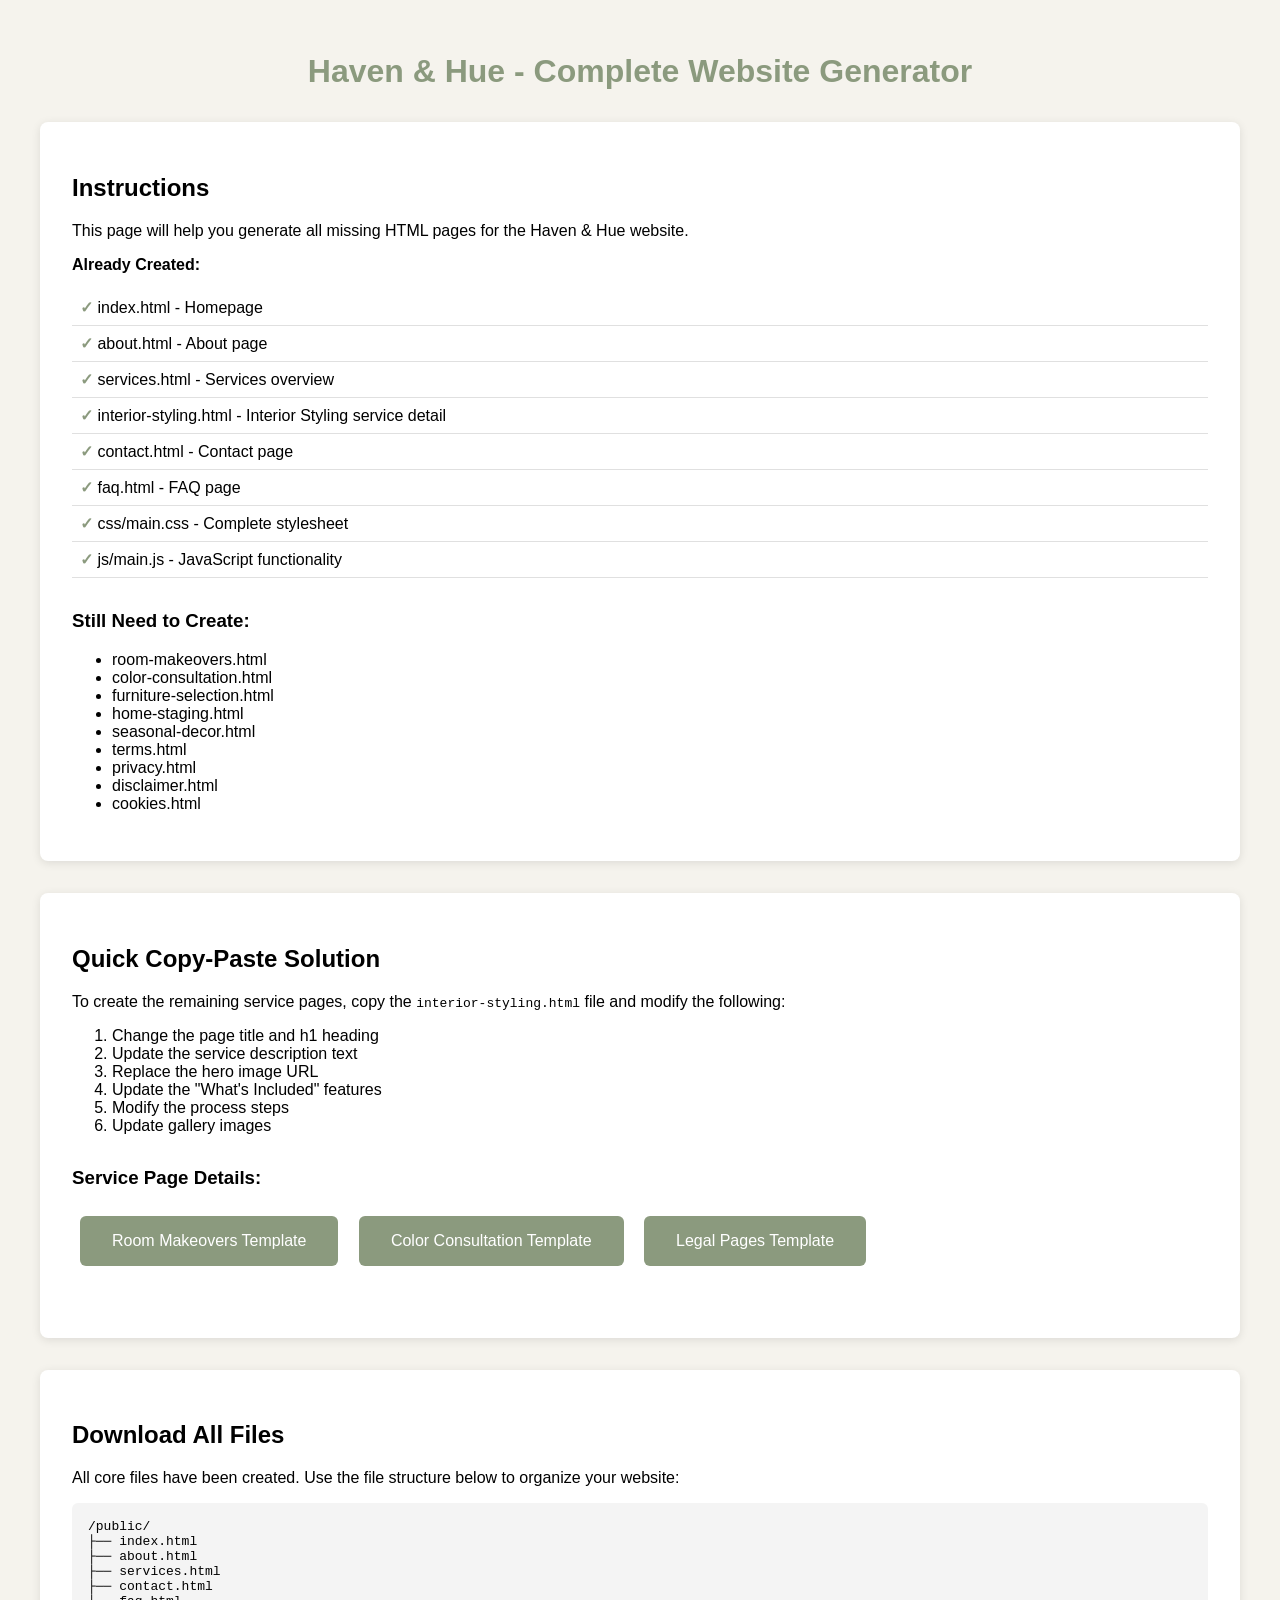
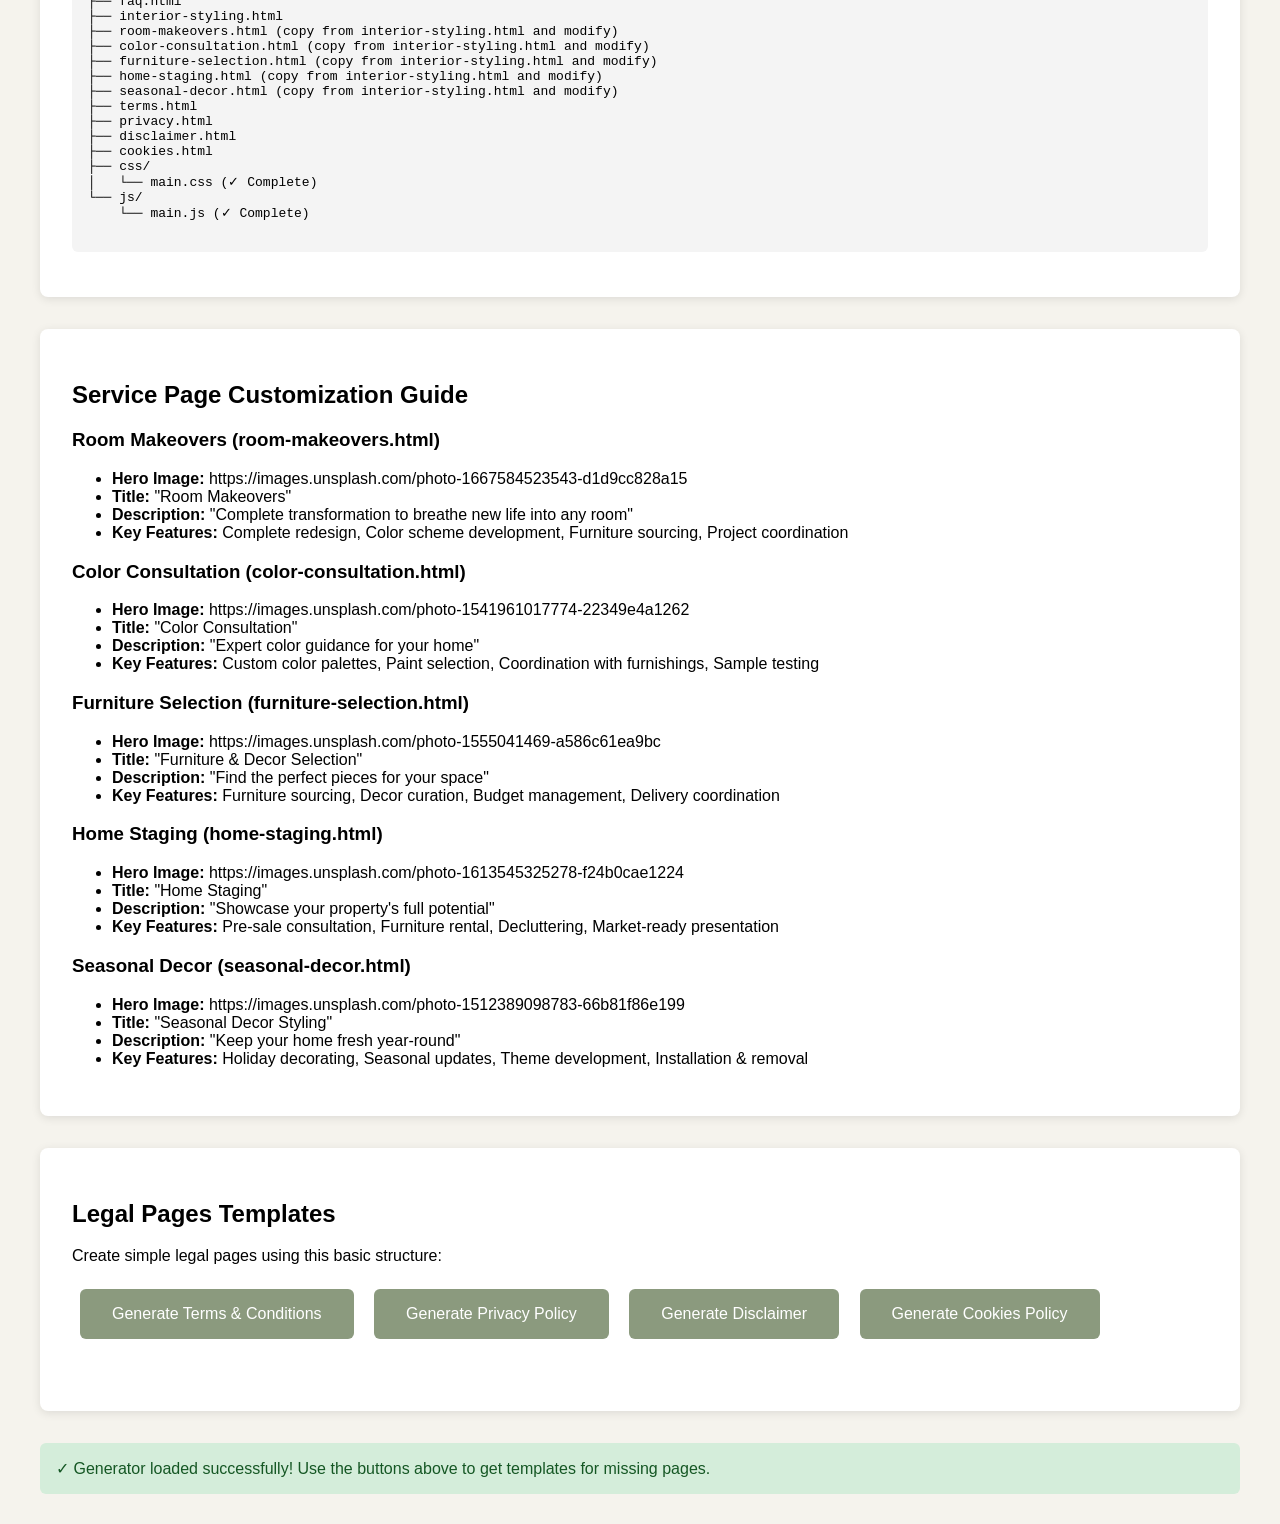
<file: generate-pages.html>
<!DOCTYPE html>
<html lang="en">
<head>
  <meta charset="UTF-8">
  <meta name="viewport" content="width=device-width, initial-scale=1.0">
  <title>Haven & Hue - Page Generator</title>
  <style>
    body {
      font-family: 'Inter', sans-serif;
      max-width: 1200px;
      margin: 0 auto;
      padding: 2rem;
      background: #f5f3ed;
    }
    h1 {
      color: #8b9a7e;
      text-align: center;
    }
    .generator-section {
      background: white;
      padding: 2rem;
      margin: 2rem 0;
      border-radius: 0.5rem;
      box-shadow: 0 2px 10px rgba(0,0,0,0.1);
    }
    button {
      background: #8b9a7e;
      color: white;
      border: none;
      padding: 1rem 2rem;
      border-radius: 0.375rem;
      cursor: pointer;
      font-size: 1rem;
      margin: 0.5rem;
    }
    button:hover {
      background: #7a8a6d;
    }
    .status {
      margin-top: 1rem;
      padding: 1rem;
      background: #d4edda;
      color: #155724;
      border-radius: 0.375rem;
      display: none;
    }
    pre {
      background: #f4f4f4;
      padding: 1rem;
      border-radius: 0.375rem;
      overflow-x: auto;
    }
    .file-list {
      list-style: none;
      padding: 0;
    }
    .file-list li {
      padding: 0.5rem;
      border-bottom: 1px solid #e0e0e0;
    }
    .file-list li:before {
      content: "✓ ";
      color: #8b9a7e;
      font-weight: bold;
    }
  </style>
</head>
<body>
  <h1>Haven & Hue - Complete Website Generator</h1>
  
  <div class="generator-section">
    <h2>Instructions</h2>
    <p>This page will help you generate all missing HTML pages for the Haven & Hue website.</p>
    <p><strong>Already Created:</strong></p>
    <ul class="file-list">
      <li>index.html - Homepage</li>
      <li>about.html - About page</li>
      <li>services.html - Services overview</li>
      <li>interior-styling.html - Interior Styling service detail</li>
      <li>contact.html - Contact page</li>
      <li>faq.html - FAQ page</li>
      <li>css/main.css - Complete stylesheet</li>
      <li>js/main.js - JavaScript functionality</li>
    </ul>

    <h3 style="margin-top: 2rem;">Still Need to Create:</h3>
    <ul>
      <li>room-makeovers.html</li>
      <li>color-consultation.html</li>
      <li>furniture-selection.html</li>
      <li>home-staging.html</li>
      <li>seasonal-decor.html</li>
      <li>terms.html</li>
      <li>privacy.html</li>
      <li>disclaimer.html</li>
      <li>cookies.html</li>
    </ul>
  </div>

  <div class="generator-section">
    <h2>Quick Copy-Paste Solution</h2>
    <p>To create the remaining service pages, copy the <code>interior-styling.html</code> file and modify the following:</p>
    <ol>
      <li>Change the page title and h1 heading</li>
      <li>Update the service description text</li>
      <li>Replace the hero image URL</li>
      <li>Update the "What's Included" features</li>
      <li>Modify the process steps</li>
      <li>Update gallery images</li>
    </ol>

    <h3 style="margin-top: 2rem;">Service Page Details:</h3>
    <button onclick="showTemplate('room-makeovers')">Room Makeovers Template</button>
    <button onclick="showTemplate('color-consultation')">Color Consultation Template</button>
    <button onclick="showTemplate('legal')">Legal Pages Template</button>
    
    <div id="templateOutput" style="margin-top: 2rem;"></div>
  </div>

  <div class="generator-section">
    <h2>Download All Files</h2>
    <p>All core files have been created. Use the file structure below to organize your website:</p>
    <pre>
/public/
├── index.html
├── about.html
├── services.html
├── contact.html
├── faq.html
├── interior-styling.html
├── room-makeovers.html (copy from interior-styling.html and modify)
├── color-consultation.html (copy from interior-styling.html and modify)
├── furniture-selection.html (copy from interior-styling.html and modify)
├── home-staging.html (copy from interior-styling.html and modify)
├── seasonal-decor.html (copy from interior-styling.html and modify)
├── terms.html
├── privacy.html
├── disclaimer.html
├── cookies.html
├── css/
│   └── main.css (✓ Complete)
└── js/
    └── main.js (✓ Complete)
    </pre>
  </div>

  <div class="generator-section">
    <h2>Service Page Customization Guide</h2>
    
    <h3>Room Makeovers (room-makeovers.html)</h3>
    <ul>
      <li><strong>Hero Image:</strong> https://images.unsplash.com/photo-1667584523543-d1d9cc828a15</li>
      <li><strong>Title:</strong> "Room Makeovers"</li>
      <li><strong>Description:</strong> "Complete transformation to breathe new life into any room"</li>
      <li><strong>Key Features:</strong> Complete redesign, Color scheme development, Furniture sourcing, Project coordination</li>
    </ul>

    <h3>Color Consultation (color-consultation.html)</h3>
    <ul>
      <li><strong>Hero Image:</strong> https://images.unsplash.com/photo-1541961017774-22349e4a1262</li>
      <li><strong>Title:</strong> "Color Consultation"</li>
      <li><strong>Description:</strong> "Expert color guidance for your home"</li>
      <li><strong>Key Features:</strong> Custom color palettes, Paint selection, Coordination with furnishings, Sample testing</li>
    </ul>

    <h3>Furniture Selection (furniture-selection.html)</h3>
    <ul>
      <li><strong>Hero Image:</strong> https://images.unsplash.com/photo-1555041469-a586c61ea9bc</li>
      <li><strong>Title:</strong> "Furniture & Decor Selection"</li>
      <li><strong>Description:</strong> "Find the perfect pieces for your space"</li>
      <li><strong>Key Features:</strong> Furniture sourcing, Decor curation, Budget management, Delivery coordination</li>
    </ul>

    <h3>Home Staging (home-staging.html)</h3>
    <ul>
      <li><strong>Hero Image:</strong> https://images.unsplash.com/photo-1613545325278-f24b0cae1224</li>
      <li><strong>Title:</strong> "Home Staging"</li>
      <li><strong>Description:</strong> "Showcase your property's full potential"</li>
      <li><strong>Key Features:</strong> Pre-sale consultation, Furniture rental, Decluttering, Market-ready presentation</li>
    </ul>

    <h3>Seasonal Decor (seasonal-decor.html)</h3>
    <ul>
      <li><strong>Hero Image:</strong> https://images.unsplash.com/photo-1512389098783-66b81f86e199</li>
      <li><strong>Title:</strong> "Seasonal Decor Styling"</li>
      <li><strong>Description:</strong> "Keep your home fresh year-round"</li>
      <li><strong>Key Features:</strong> Holiday decorating, Seasonal updates, Theme development, Installation & removal</li>
    </ul>
  </div>

  <div class="generator-section">
    <h2>Legal Pages Templates</h2>
    <p>Create simple legal pages using this basic structure:</p>
    <button onclick="generateLegalPage('terms')">Generate Terms & Conditions</button>
    <button onclick="generateLegalPage('privacy')">Generate Privacy Policy</button>
    <button onclick="generateLegalPage('disclaimer')">Generate Disclaimer</button>
    <button onclick="generateLegalPage('cookies')">Generate Cookies Policy</button>
    
    <div id="legalOutput" style="margin-top: 2rem;"></div>
  </div>

  <div class="status" id="status"></div>

  <script>
    function showTemplate(type) {
      const output = document.getElementById('templateOutput');
      
      if (type === 'legal') {
        output.innerHTML = `
          <h3>Legal Pages Structure</h3>
          <p>All legal pages follow the same structure as other pages but with text content only.</p>
          <p>Copy any existing page (like about.html) and replace the main content section with your legal text.</p>
        `;
      }
    }

    function generateLegalPage(type) {
      const titles = {
        'terms': 'Terms & Conditions',
        'privacy': 'Privacy Policy',
        'disclaimer': 'Disclaimer',
        'cookies': 'Cookies Policy'
      };
      
      const output = document.getElementById('legalOutput');
      output.innerHTML = `
        <h3>${titles[type]} Page Created!</h3>
        <p>Copy the code below and save as <strong>${type}.html</strong></p>
        <p style="color: #8b9a7e;">Note: You'll need to add your actual legal content. This is just the page structure.</p>
        <pre style="max-height: 400px; overflow-y: auto;">
&lt;!-- Copy interior-styling.html and replace the main content with your ${titles[type]} text -->
&lt;!-- Keep the header, footer, and cookie consent sections intact -->
&lt;!-- Update page title to: ${titles[type]} - Haven & Hue | Stockton, CA -->
        </pre>
      `;
    }

    // Show helpful message
    window.addEventListener('load', function() {
      const status = document.getElementById('status');
      status.style.display = 'block';
      status.innerHTML = '✓ Generator loaded successfully! Use the buttons above to get templates for missing pages.';
    });
  </script>
</body>
</html>
</file>
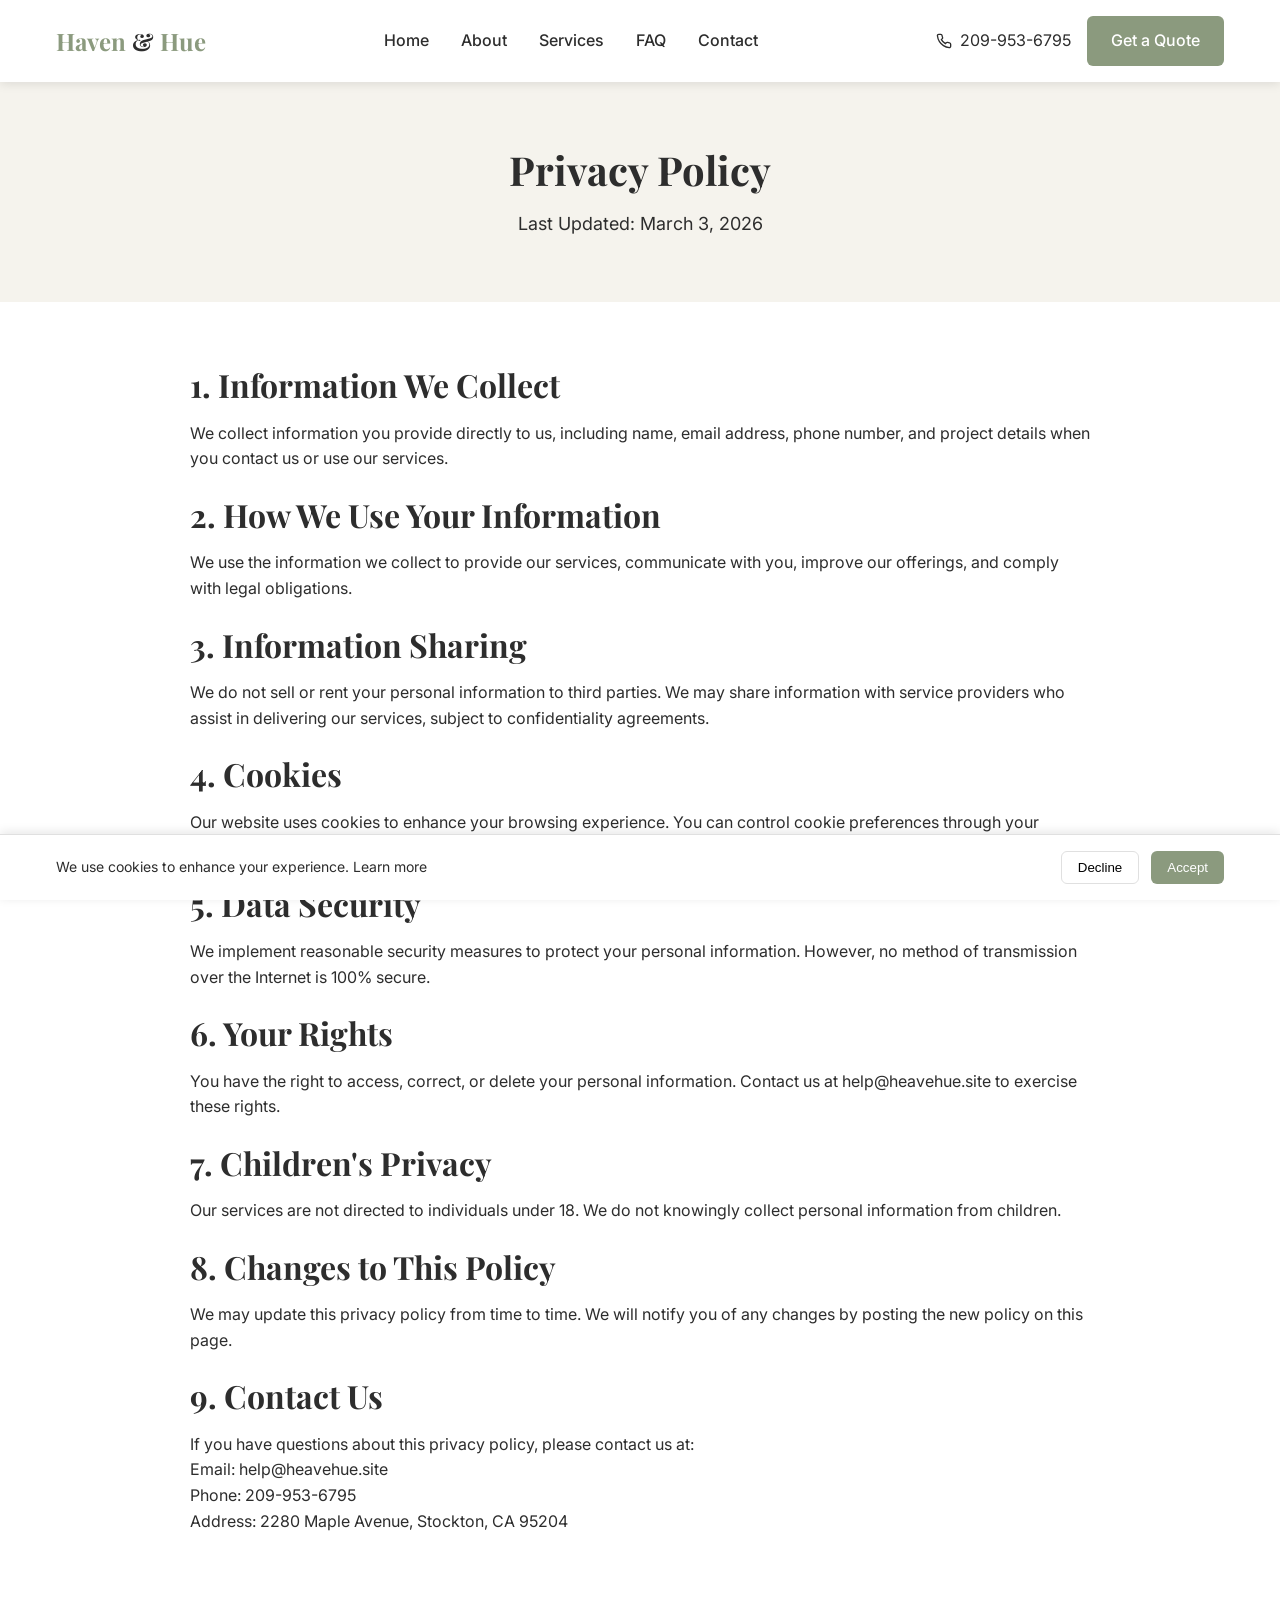
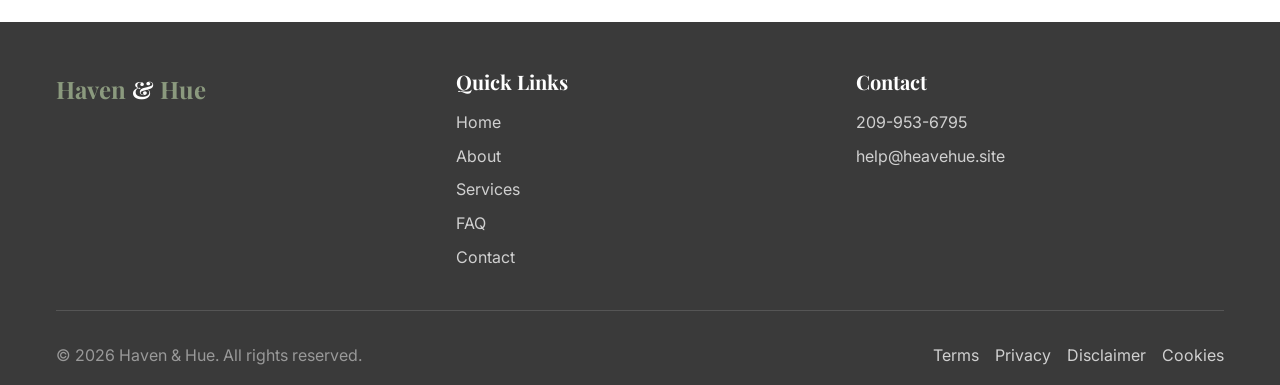
<file: privacy.html>
<!DOCTYPE html>
<html lang="en">
<head>
<meta charset="UTF-8">
<meta name="viewport" content="width=device-width, initial-scale=1.0">
<title>Privacy Policy - Haven & Hue | Stockton, CA</title>
<link href="https://fonts.googleapis.com/css2?family=Playfair+Display:wght@400;500;600;700&family=Inter:wght@300;400;500;600;700&display=swap" rel="stylesheet">
<link rel="stylesheet" href="css/main.css">
</head>
<body>
<header class="header"><div class="container"><a href="index.html" class="logo"><span class="primary-text">Haven</span><span> & </span><span class="primary-text">Hue</span></a><nav class="nav"><a href="index.html">Home</a><a href="about.html">About</a><a href="services.html">Services</a><a href="faq.html">FAQ</a><a href="contact.html">Contact</a></nav><div class="header-cta"><a href="tel:209-953-6795" class="phone-link"><svg xmlns="http://www.w3.org/2000/svg" width="16" height="16" viewBox="0 0 24 24" fill="none" stroke="currentColor" stroke-width="2"><path d="M22 16.92v3a2 2 0 0 1-2.18 2 19.79 19.79 0 0 1-8.63-3.07 19.5 19.5 0 0 1-6-6 19.79 19.79 0 0 1-3.07-8.67A2 2 0 0 1 4.11 2h3a2 2 0 0 1 2 1.72 12.84 12.84 0 0 0 .7 2.81 2 2 0 0 1-.45 2.11L8.09 9.91a16 16 0 0 0 6 6l1.27-1.27a2 2 0 0 1 2.11-.45 12.84 12.84 0 0 0 2.81.7A2 2 0 0 1 22 16.92z"></path></svg><span>209-953-6795</span></a><a href="contact.html" class="btn btn-primary">Get a Quote</a></div><button class="mobile-menu-btn" id="mobileMenuBtn" onclick="toggleMobileMenu()"><span id="menuIcon"><svg xmlns="http://www.w3.org/2000/svg" width="24" height="24" viewBox="0 0 24 24" fill="none" stroke="currentColor" stroke-width="2"><line x1="3" y1="12" x2="21" y2="12"></line><line x1="3" y1="6" x2="21" y2="6"></line><line x1="3" y1="18" x2="21" y2="18"></line></svg></span></button></div><nav class="mobile-nav" id="mobileNav"><div class="container"><a href="index.html">Home</a><a href="about.html">About</a><a href="services.html">Services</a><a href="faq.html">FAQ</a><a href="contact.html">Contact</a></div></nav></header>
<main>
<section class="section section-bg" style="padding: 4rem 0;"><div class="container text-center"><h1>Privacy Policy</h1><p style="font-size: 1.125rem;">Last Updated: March 3, 2026</p></div></section>
<section class="section"><div class="container"><div style="max-width: 900px; margin: 0 auto;">
<h2>1. Information We Collect</h2>
<p class="mb-3">We collect information you provide directly to us, including name, email address, phone number, and project details when you contact us or use our services.</p>

<h2>2. How We Use Your Information</h2>
<p class="mb-3">We use the information we collect to provide our services, communicate with you, improve our offerings, and comply with legal obligations.</p>

<h2>3. Information Sharing</h2>
<p class="mb-3">We do not sell or rent your personal information to third parties. We may share information with service providers who assist in delivering our services, subject to confidentiality agreements.</p>

<h2>4. Cookies</h2>
<p class="mb-3">Our website uses cookies to enhance your browsing experience. You can control cookie preferences through your browser settings. See our <a href="cookies.html" class="text-primary">Cookies Policy</a> for more details.</p>

<h2>5. Data Security</h2>
<p class="mb-3">We implement reasonable security measures to protect your personal information. However, no method of transmission over the Internet is 100% secure.</p>

<h2>6. Your Rights</h2>
<p class="mb-3">You have the right to access, correct, or delete your personal information. Contact us at help@heavehue.site to exercise these rights.</p>

<h2>7. Children's Privacy</h2>
<p class="mb-3">Our services are not directed to individuals under 18. We do not knowingly collect personal information from children.</p>

<h2>8. Changes to This Policy</h2>
<p class="mb-3">We may update this privacy policy from time to time. We will notify you of any changes by posting the new policy on this page.</p>

<h2>9. Contact Us</h2>
<p class="mb-3">If you have questions about this privacy policy, please contact us at:<br>Email: help@heavehue.site<br>Phone: 209-953-6795<br>Address: 2280 Maple Avenue, Stockton, CA 95204</p>
</div></div></section>
</main>
<footer class="footer"><div class="container"><div class="footer-grid"><div><div class="logo" style="margin-bottom: 1rem;"><span class="primary-text">Haven</span><span> & </span><span class="primary-text">Hue</span></div></div><div><h3>Quick Links</h3><ul><li><a href="index.html">Home</a></li><li><a href="about.html">About</a></li><li><a href="services.html">Services</a></li><li><a href="faq.html">FAQ</a></li><li><a href="contact.html">Contact</a></li></ul></div><div><h3>Contact</h3><ul><li><a href="tel:209-953-6795">209-953-6795</a></li><li><a href="mailto:help@heavehue.site">help@heavehue.site</a></li></ul></div></div><div class="footer-bottom"><p style="color: #999;">© <span class="copyright-year">2026</span> Haven & Hue. All rights reserved.</p><div class="footer-links"><a href="terms.html">Terms</a><a href="privacy.html">Privacy</a><a href="disclaimer.html">Disclaimer</a><a href="cookies.html">Cookies</a></div></div></div></footer>
<div class="cookie-consent" id="cookieConsent"><div class="container"><div class="cookie-content"><div style="flex: 1;"><p style="font-size: 0.875rem;">We use cookies to enhance your experience. <a href="cookies.html">Learn more</a></p></div><div class="cookie-buttons"><button onclick="declineCookies()" class="btn-outline">Decline</button><button onclick="acceptCookies()" class="btn btn-primary" style="padding: 0.5rem 1rem;">Accept</button></div></div></div></div>
<script src="js/main.js"></script>
</body>
</html>
</file>
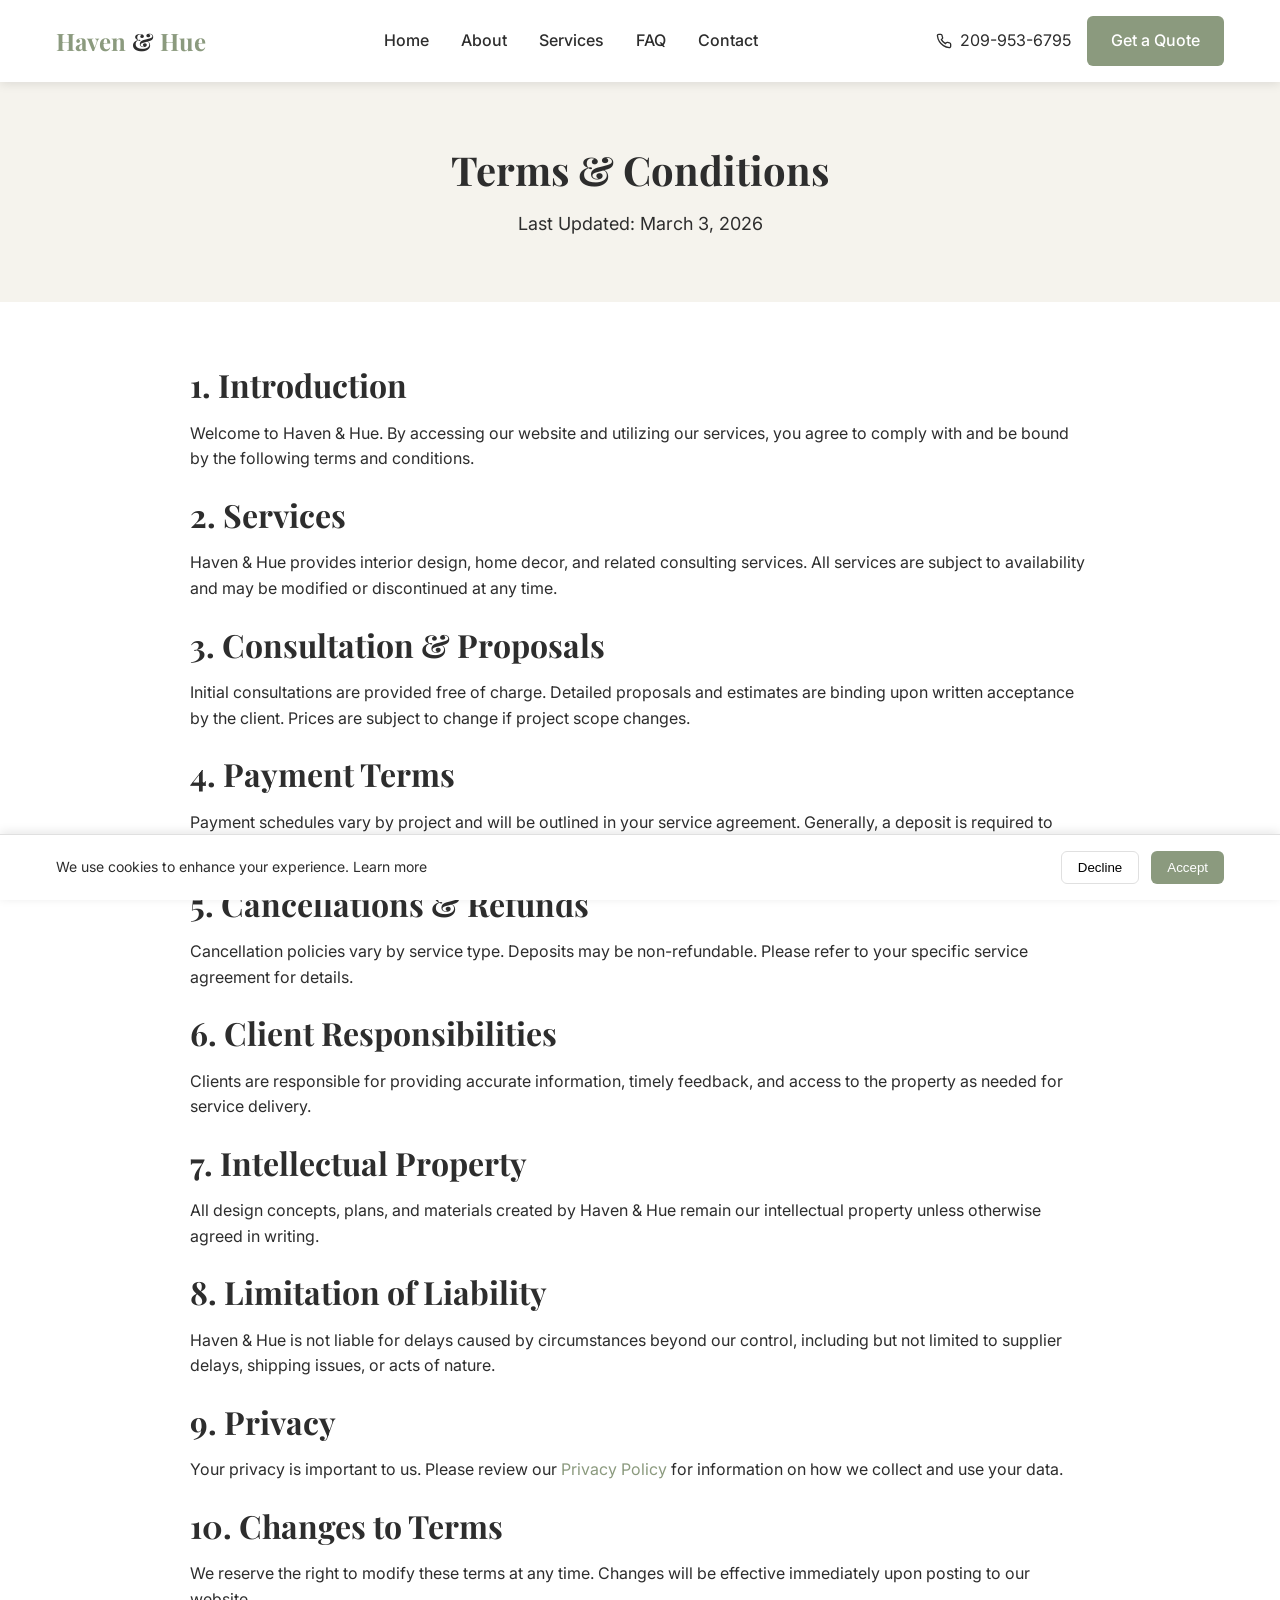
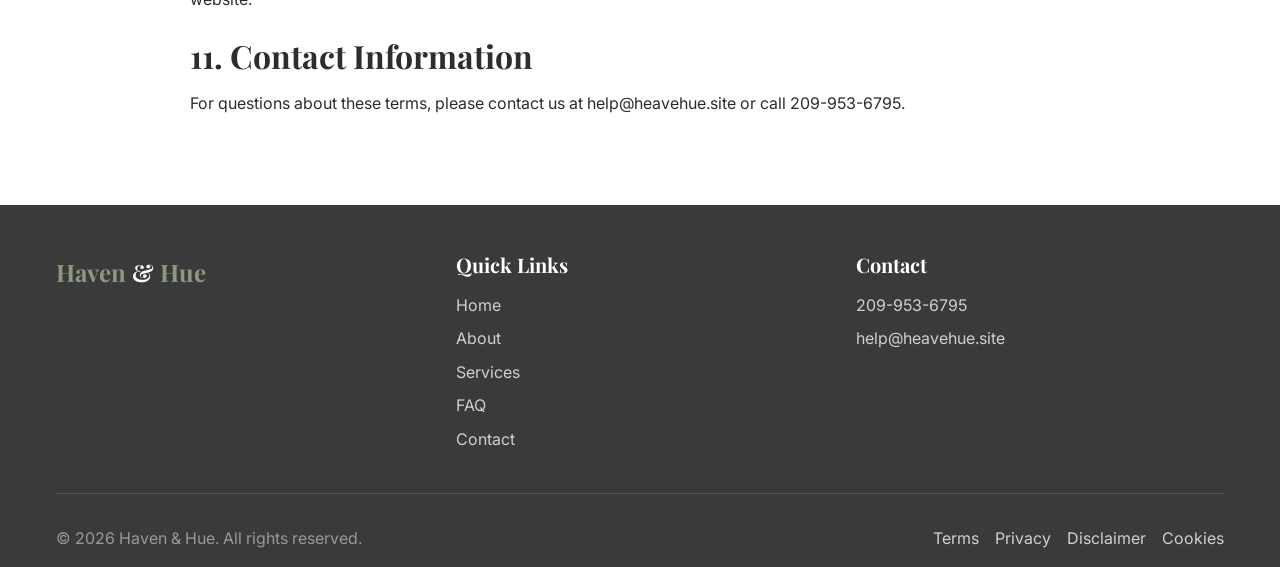
<file: terms.html>
<!DOCTYPE html>
<html lang="en">
<head>
<meta charset="UTF-8">
<meta name="viewport" content="width=device-width, initial-scale=1.0">
<title>Terms & Conditions - Haven & Hue | Stockton, CA</title>
<link href="https://fonts.googleapis.com/css2?family=Playfair+Display:wght@400;500;600;700&family=Inter:wght@300;400;500;600;700&display=swap" rel="stylesheet">
<link rel="stylesheet" href="css/main.css">
</head>
<body>
<header class="header"><div class="container"><a href="index.html" class="logo"><span class="primary-text">Haven</span><span> & </span><span class="primary-text">Hue</span></a><nav class="nav"><a href="index.html">Home</a><a href="about.html">About</a><a href="services.html">Services</a><a href="faq.html">FAQ</a><a href="contact.html">Contact</a></nav><div class="header-cta"><a href="tel:209-953-6795" class="phone-link"><svg xmlns="http://www.w3.org/2000/svg" width="16" height="16" viewBox="0 0 24 24" fill="none" stroke="currentColor" stroke-width="2"><path d="M22 16.92v3a2 2 0 0 1-2.18 2 19.79 19.79 0 0 1-8.63-3.07 19.5 19.5 0 0 1-6-6 19.79 19.79 0 0 1-3.07-8.67A2 2 0 0 1 4.11 2h3a2 2 0 0 1 2 1.72 12.84 12.84 0 0 0 .7 2.81 2 2 0 0 1-.45 2.11L8.09 9.91a16 16 0 0 0 6 6l1.27-1.27a2 2 0 0 1 2.11-.45 12.84 12.84 0 0 0 2.81.7A2 2 0 0 1 22 16.92z"></path></svg><span>209-953-6795</span></a><a href="contact.html" class="btn btn-primary">Get a Quote</a></div><button class="mobile-menu-btn" id="mobileMenuBtn" onclick="toggleMobileMenu()"><span id="menuIcon"><svg xmlns="http://www.w3.org/2000/svg" width="24" height="24" viewBox="0 0 24 24" fill="none" stroke="currentColor" stroke-width="2"><line x1="3" y1="12" x2="21" y2="12"></line><line x1="3" y1="6" x2="21" y2="6"></line><line x1="3" y1="18" x2="21" y2="18"></line></svg></span></button></div><nav class="mobile-nav" id="mobileNav"><div class="container"><a href="index.html">Home</a><a href="about.html">About</a><a href="services.html">Services</a><a href="faq.html">FAQ</a><a href="contact.html">Contact</a></div></nav></header>
<main>
<section class="section section-bg" style="padding: 4rem 0;"><div class="container text-center"><h1>Terms & Conditions</h1><p style="font-size: 1.125rem;">Last Updated: March 3, 2026</p></div></section>
<section class="section"><div class="container"><div style="max-width: 900px; margin: 0 auto;">
<h2>1. Introduction</h2>
<p class="mb-3">Welcome to Haven & Hue. By accessing our website and utilizing our services, you agree to comply with and be bound by the following terms and conditions.</p>

<h2>2. Services</h2>
<p class="mb-3">Haven & Hue provides interior design, home decor, and related consulting services. All services are subject to availability and may be modified or discontinued at any time.</p>

<h2>3. Consultation & Proposals</h2>
<p class="mb-3">Initial consultations are provided free of charge. Detailed proposals and estimates are binding upon written acceptance by the client. Prices are subject to change if project scope changes.</p>

<h2>4. Payment Terms</h2>
<p class="mb-3">Payment schedules vary by project and will be outlined in your service agreement. Generally, a deposit is required to begin work, with remaining balances due upon project milestones or completion.</p>

<h2>5. Cancellations & Refunds</h2>
<p class="mb-3">Cancellation policies vary by service type. Deposits may be non-refundable. Please refer to your specific service agreement for details.</p>

<h2>6. Client Responsibilities</h2>
<p class="mb-3">Clients are responsible for providing accurate information, timely feedback, and access to the property as needed for service delivery.</p>

<h2>7. Intellectual Property</h2>
<p class="mb-3">All design concepts, plans, and materials created by Haven & Hue remain our intellectual property unless otherwise agreed in writing.</p>

<h2>8. Limitation of Liability</h2>
<p class="mb-3">Haven & Hue is not liable for delays caused by circumstances beyond our control, including but not limited to supplier delays, shipping issues, or acts of nature.</p>

<h2>9. Privacy</h2>
<p class="mb-3">Your privacy is important to us. Please review our <a href="privacy.html" class="text-primary">Privacy Policy</a> for information on how we collect and use your data.</p>

<h2>10. Changes to Terms</h2>
<p class="mb-3">We reserve the right to modify these terms at any time. Changes will be effective immediately upon posting to our website.</p>

<h2>11. Contact Information</h2>
<p class="mb-3">For questions about these terms, please contact us at help@heavehue.site or call 209-953-6795.</p>
</div></div></section>
</main>
<footer class="footer"><div class="container"><div class="footer-grid"><div><div class="logo" style="margin-bottom: 1rem;"><span class="primary-text">Haven</span><span> & </span><span class="primary-text">Hue</span></div></div><div><h3>Quick Links</h3><ul><li><a href="index.html">Home</a></li><li><a href="about.html">About</a></li><li><a href="services.html">Services</a></li><li><a href="faq.html">FAQ</a></li><li><a href="contact.html">Contact</a></li></ul></div><div><h3>Contact</h3><ul><li><a href="tel:209-953-6795">209-953-6795</a></li><li><a href="mailto:help@heavehue.site">help@heavehue.site</a></li></ul></div></div><div class="footer-bottom"><p style="color: #999;">© <span class="copyright-year">2026</span> Haven & Hue. All rights reserved.</p><div class="footer-links"><a href="terms.html">Terms</a><a href="privacy.html">Privacy</a><a href="disclaimer.html">Disclaimer</a><a href="cookies.html">Cookies</a></div></div></div></footer>
<div class="cookie-consent" id="cookieConsent"><div class="container"><div class="cookie-content"><div style="flex: 1;"><p style="font-size: 0.875rem;">We use cookies to enhance your experience. <a href="cookies.html">Learn more</a></p></div><div class="cookie-buttons"><button onclick="declineCookies()" class="btn-outline">Decline</button><button onclick="acceptCookies()" class="btn btn-primary" style="padding: 0.5rem 1rem;">Accept</button></div></div></div></div>
<script src="js/main.js"></script>
</body>
</html>
</file>
<file: css/main.css>
/* Haven & Hue - Main Stylesheet */

/* CSS Variables for Theme */
:root {
  --color-primary: #8b9a7e;
  --color-primary-foreground: #ffffff;
  --color-secondary: #f5f3ed;
  --color-foreground: #2d2d2d;
  --color-muted-foreground: #6b6b6b;
  --color-border: #e0e0e0;
  --font-serif: 'Playfair Display', serif;
  --font-sans: 'Inter', sans-serif;
}

/* Reset and Base Styles */
* {
  margin: 0;
  padding: 0;
  box-sizing: border-box;
}

body {
  font-family: var(--font-sans);
  color: var(--color-foreground);
  line-height: 1.6;
  background-color: #ffffff;
}

h1, h2, h3, h4, h5, h6 {
  font-family: var(--font-serif);
  line-height: 1.2;
  margin-bottom: 1rem;
}

h1 { font-size: 2.5rem; }
h2 { font-size: 2rem; }
h3 { font-size: 1.75rem; }
h4 { font-size: 1.5rem; }

a {
  text-decoration: none;
  color: inherit;
}

img {
  max-width: 100%;
  height: auto;
  display: block;
}

/* Container */
.container {
  max-width: 1200px;
  margin: 0 auto;
  padding: 0 1rem;
}

/* Header Styles */
.header {
  position: sticky;
  top: 0;
  z-index: 1000;
  background-color: rgba(255, 255, 255, 0.95);
  backdrop-filter: blur(10px);
  box-shadow: 0 2px 10px rgba(0, 0, 0, 0.1);
  transition: all 0.3s ease;
}

.header .container {
  display: flex;
  align-items: center;
  justify-content: space-between;
  padding: 1rem;
}

.logo {
  font-size: 1.5rem;
  font-family: var(--font-serif);
  font-weight: 700;
}

.logo .primary-text {
  color: var(--color-primary);
}

.nav {
  display: flex;
  gap: 2rem;
  align-items: center;
}

.nav a {
  color: var(--color-foreground);
  transition: color 0.3s ease;
  font-weight: 500;
}

.nav a:hover,
.nav a.active {
  color: var(--color-primary);
}

.header-cta {
  display: flex;
  align-items: center;
  gap: 1rem;
}

.phone-link {
  display: flex;
  align-items: center;
  gap: 0.5rem;
  color: var(--color-foreground);
  transition: color 0.3s ease;
}

.phone-link:hover {
  color: var(--color-primary);
}

.btn {
  padding: 0.75rem 1.5rem;
  border-radius: 0.375rem;
  font-weight: 500;
  cursor: pointer;
  transition: all 0.3s ease;
  border: none;
  text-align: center;
  display: inline-block;
}

.btn-primary {
  background-color: var(--color-primary);
  color: var(--color-primary-foreground);
}

.btn-primary:hover {
  background-color: #7a8a6d;
}

.btn-secondary {
  background-color: white;
  color: var(--color-foreground);
  border: 2px solid var(--color-primary);
}

.btn-secondary:hover {
  background-color: var(--color-primary);
  color: white;
}

.mobile-menu-btn {
  display: none;
  background: none;
  border: none;
  cursor: pointer;
  padding: 0.5rem;
}

.mobile-nav {
  display: none;
}

/* Footer Styles */
.footer {
  background-color: #3a3a3a;
  color: white;
  padding: 3rem 0 1rem;
}

.footer-grid {
  display: grid;
  grid-template-columns: repeat(auto-fit, minmax(250px, 1fr));
  gap: 2rem;
  margin-bottom: 2rem;
}

.footer h3 {
  margin-bottom: 1rem;
  font-size: 1.25rem;
}

.footer ul {
  list-style: none;
}

.footer li {
  margin-bottom: 0.5rem;
}

.footer a {
  color: #d0d0d0;
  transition: color 0.3s ease;
}

.footer a:hover {
  color: var(--color-primary);
}

.footer-bottom {
  border-top: 1px solid #555;
  padding-top: 2rem;
  margin-top: 2rem;
  display: flex;
  justify-content: space-between;
  align-items: center;
  flex-wrap: wrap;
  gap: 1rem;
}

.footer-links {
  display: flex;
  flex-wrap: wrap;
  gap: 1rem;
}

/* Hero Section */
.hero {
  position: relative;
  height: 600px;
  display: flex;
  align-items: center;
  justify-content: center;
  text-align: center;
  color: white;
  overflow: hidden;
}

.hero-image {
  position: absolute;
  top: 0;
  left: 0;
  width: 100%;
  height: 100%;
  object-fit: cover;
}

.hero-overlay {
  position: absolute;
  top: 0;
  left: 0;
  width: 100%;
  height: 100%;
  background-color: rgba(0, 0, 0, 0.4);
}

.hero-content {
  position: relative;
  z-index: 10;
  max-width: 900px;
  padding: 0 1rem;
}

.hero h1 {
  font-size: 3.5rem;
  margin-bottom: 1.5rem;
  line-height: 1.1;
}

.hero p {
  font-size: 1.5rem;
  margin-bottom: 2rem;
}

.hero-buttons {
  display: flex;
  gap: 1rem;
  justify-content: center;
  flex-wrap: wrap;
}

/* Section Styles */
.section {
  padding: 4rem 0;
}

.section-bg {
  background-color: var(--color-secondary);
}

.section-dark {
  background-color: var(--color-primary);
  color: white;
}

.section-title {
  text-align: center;
  margin-bottom: 3rem;
}

.section-title h2 {
  font-size: 2.5rem;
  margin-bottom: 1rem;
}

.section-title p {
  font-size: 1.125rem;
  max-width: 700px;
  margin: 0 auto;
  color: var(--color-muted-foreground);
}

.section-dark .section-title p {
  color: rgba(255, 255, 255, 0.9);
}

/* Grid Layouts */
.grid {
  display: grid;
  gap: 2rem;
}

.grid-2 {
  grid-template-columns: repeat(auto-fit, minmax(300px, 1fr));
}

.grid-3 {
  grid-template-columns: repeat(auto-fit, minmax(300px, 1fr));
}

.grid-4 {
  grid-template-columns: repeat(auto-fit, minmax(250px, 1fr));
}

/* Card Styles */
.card {
  background-color: white;
  border-radius: 0.5rem;
  overflow: hidden;
  box-shadow: 0 4px 6px rgba(0, 0, 0, 0.1);
  transition: box-shadow 0.3s ease;
}

.card:hover {
  box-shadow: 0 10px 20px rgba(0, 0, 0, 0.15);
}

.card-image {
  width: 100%;
  height: 250px;
  object-fit: cover;
}

.card-content {
  padding: 1.5rem;
}

.icon {
  width: 2rem;
  height: 2rem;
  margin-bottom: 1rem;
}

.icon-primary {
  color: var(--color-primary);
}

/* Form Styles */
.form {
  background-color: var(--color-secondary);
  padding: 2rem;
  border-radius: 0.5rem;
}

.form-group {
  margin-bottom: 1.5rem;
}

.form-label {
  display: block;
  margin-bottom: 0.5rem;
  font-weight: 500;
}

.form-input,
.form-select,
.form-textarea {
  width: 100%;
  padding: 0.75rem 1rem;
  border: 1px solid var(--color-border);
  border-radius: 0.375rem;
  font-family: inherit;
  font-size: 1rem;
}

.form-input:focus,
.form-select:focus,
.form-textarea:focus {
  outline: none;
  border-color: var(--color-primary);
  box-shadow: 0 0 0 3px rgba(139, 154, 126, 0.1);
}

.form-textarea {
  resize: vertical;
  min-height: 120px;
}

.form-row {
  display: grid;
  grid-template-columns: repeat(auto-fit, minmax(250px, 1fr));
  gap: 1.5rem;
}

.success-message {
  background-color: #d4edda;
  color: #155724;
  padding: 1rem;
  border-radius: 0.375rem;
  margin-bottom: 1rem;
}

/* Cookie Consent */
.cookie-consent {
  position: fixed;
  bottom: 0;
  left: 0;
  right: 0;
  z-index: 9999;
  background-color: white;
  border-top: 1px solid var(--color-border);
  box-shadow: 0 -2px 10px rgba(0, 0, 0, 0.1);
  padding: 1rem;
  display: none;
}

.cookie-consent.show {
  display: block;
}

.cookie-content {
  display: flex;
  align-items: center;
  justify-content: space-between;
  gap: 1rem;
  flex-wrap: wrap;
}

.cookie-buttons {
  display: flex;
  gap: 0.75rem;
}

.btn-outline {
  background-color: white;
  border: 1px solid var(--color-border);
  padding: 0.5rem 1rem;
  border-radius: 0.375rem;
  cursor: pointer;
  transition: all 0.3s ease;
}

.btn-outline:hover {
  background-color: #f9f9f9;
}

/* Utility Classes */
.text-center {
  text-align: center;
}

.text-muted {
  color: var(--color-muted-foreground);
}

.text-primary {
  color: var(--color-primary);
}

.mb-1 { margin-bottom: 0.5rem; }
.mb-2 { margin-bottom: 1rem; }
.mb-3 { margin-bottom: 1.5rem; }
.mb-4 { margin-bottom: 2rem; }

.mt-4 { margin-top: 2rem; }

.flex {
  display: flex;
}

.items-center {
  align-items: center;
}

.justify-center {
  justify-content: center;
}

.gap-1 { gap: 0.5rem; }
.gap-2 { gap: 1rem; }

.rounded {
  border-radius: 0.5rem;
}

.shadow {
  box-shadow: 0 4px 6px rgba(0, 0, 0, 0.1);
}

/* Service Detail Styles */
.service-hero {
  position: relative;
  height: 500px;
  display: flex;
  align-items: center;
  justify-content: center;
  text-align: center;
  color: white;
}

.icon-large {
  width: 5rem;
  height: 5rem;
  margin-bottom: 1.5rem;
}

.feature-list {
  list-style: none;
}

.feature-item {
  display: flex;
  align-items: flex-start;
  gap: 1rem;
  padding: 1.5rem;
  background-color: white;
  border-radius: 0.5rem;
  margin-bottom: 1rem;
}

.feature-icon {
  flex-shrink: 0;
  width: 1.5rem;
  height: 1.5rem;
  color: var(--color-primary);
}

.process-step {
  display: flex;
  gap: 2rem;
  margin-bottom: 2rem;
}

.step-number {
  font-size: 3rem;
  font-family: var(--font-serif);
  color: rgba(139, 154, 126, 0.2);
  flex-shrink: 0;
}

.gallery {
  display: grid;
  grid-template-columns: repeat(auto-fit, minmax(300px, 1fr));
  gap: 1.5rem;
}

.gallery-image {
  width: 100%;
  aspect-ratio: 1;
  object-fit: cover;
  border-radius: 0.5rem;
  box-shadow: 0 4px 10px rgba(0, 0, 0, 0.1);
}

/* Responsive Design */
@media (max-width: 768px) {
  .nav,
  .header-cta {
    display: none;
  }

  .mobile-menu-btn {
    display: block;
  }

  .mobile-nav.show {
    display: block;
    padding: 1rem 0;
  }

  .mobile-nav a {
    display: block;
    padding: 0.75rem 0;
    color: var(--color-foreground);
  }

  .mobile-nav a:hover {
    color: var(--color-primary);
  }

  .hero h1 {
    font-size: 2rem;
  }

  .hero p {
    font-size: 1.125rem;
  }

  .section {
    padding: 2rem 0;
  }

  h1 { font-size: 2rem; }
  h2 { font-size: 1.75rem; }
  h3 { font-size: 1.5rem; }

  .footer-bottom {
    flex-direction: column;
    text-align: center;
  }

  .footer-links {
    justify-content: center;
  }

  .cookie-content {
    flex-direction: column;
    align-items: flex-start;
  }
}

@media (min-width: 769px) and (max-width: 1024px) {
  .grid-4 {
    grid-template-columns: repeat(2, 1fr);
  }
}

/* Print Styles */
@media print {
  .header,
  .footer,
  .cookie-consent,
  .btn {
    display: none;
  }
}
</file>
